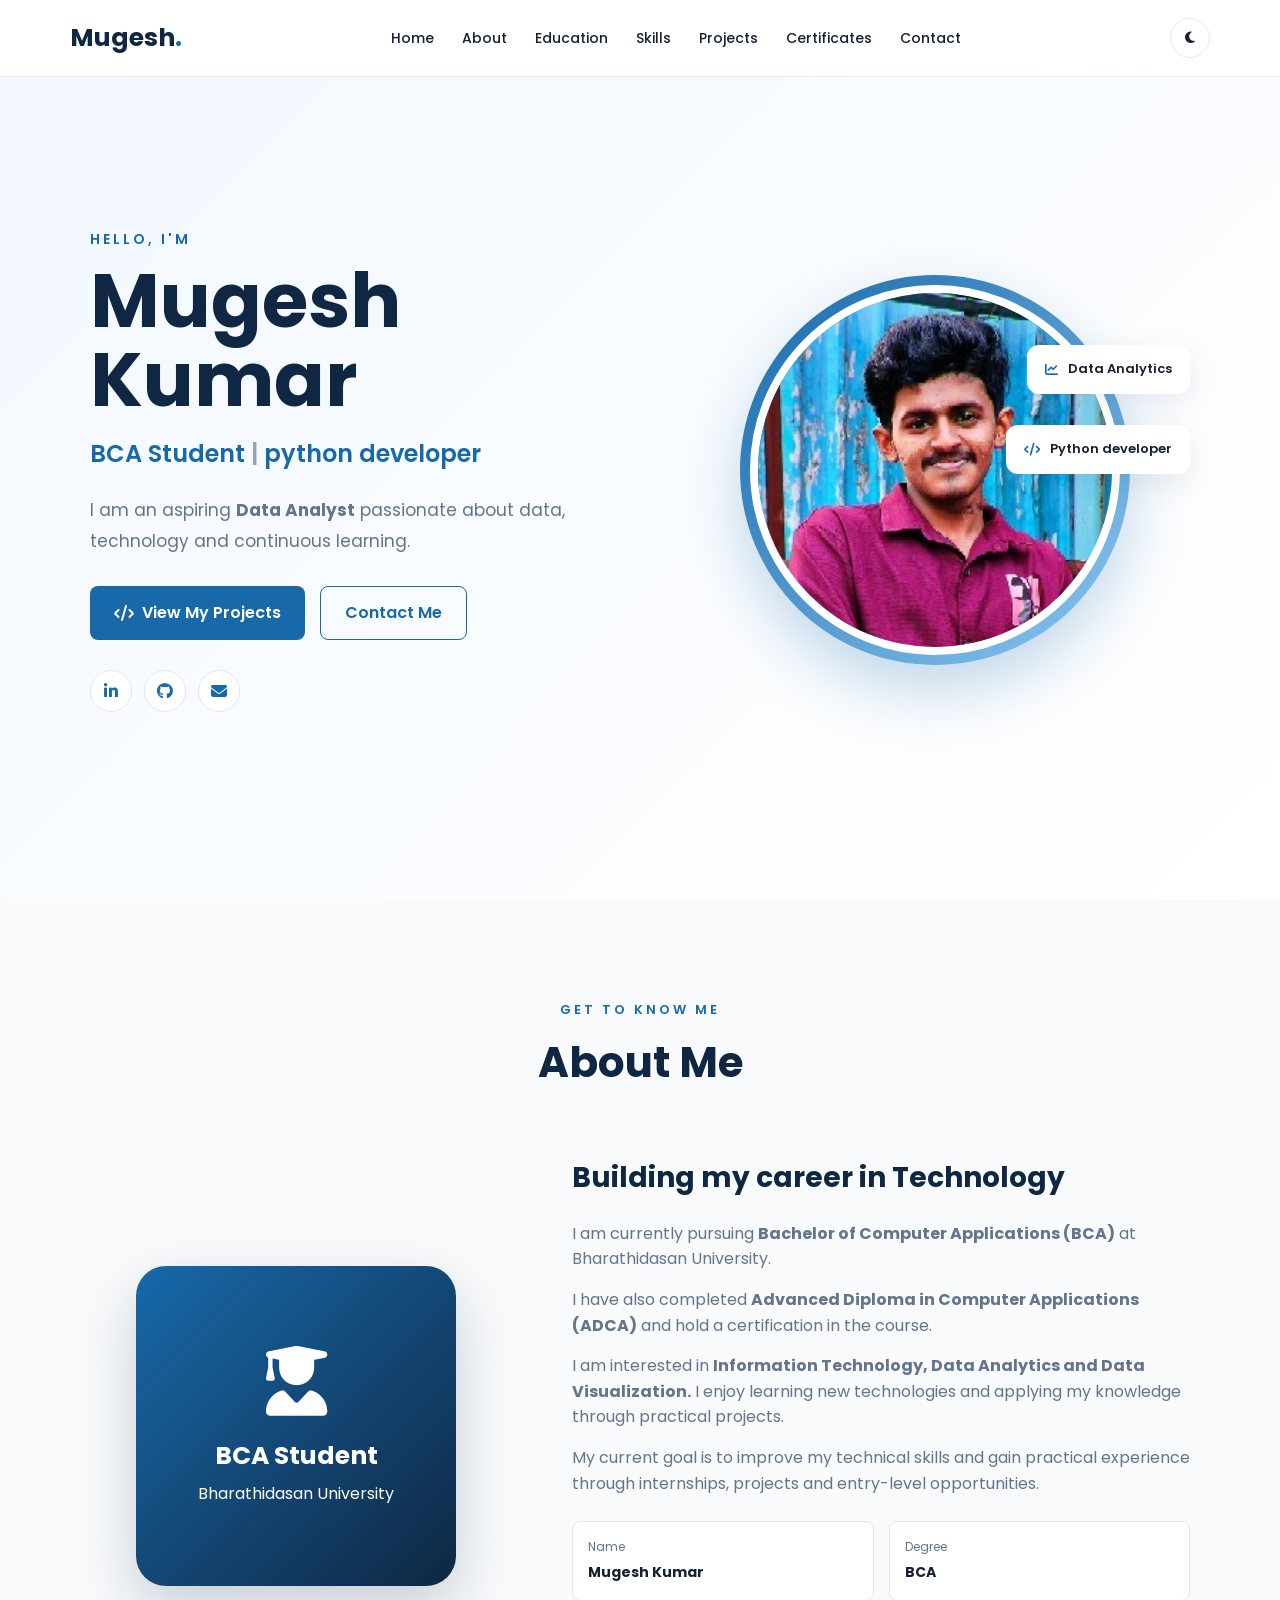
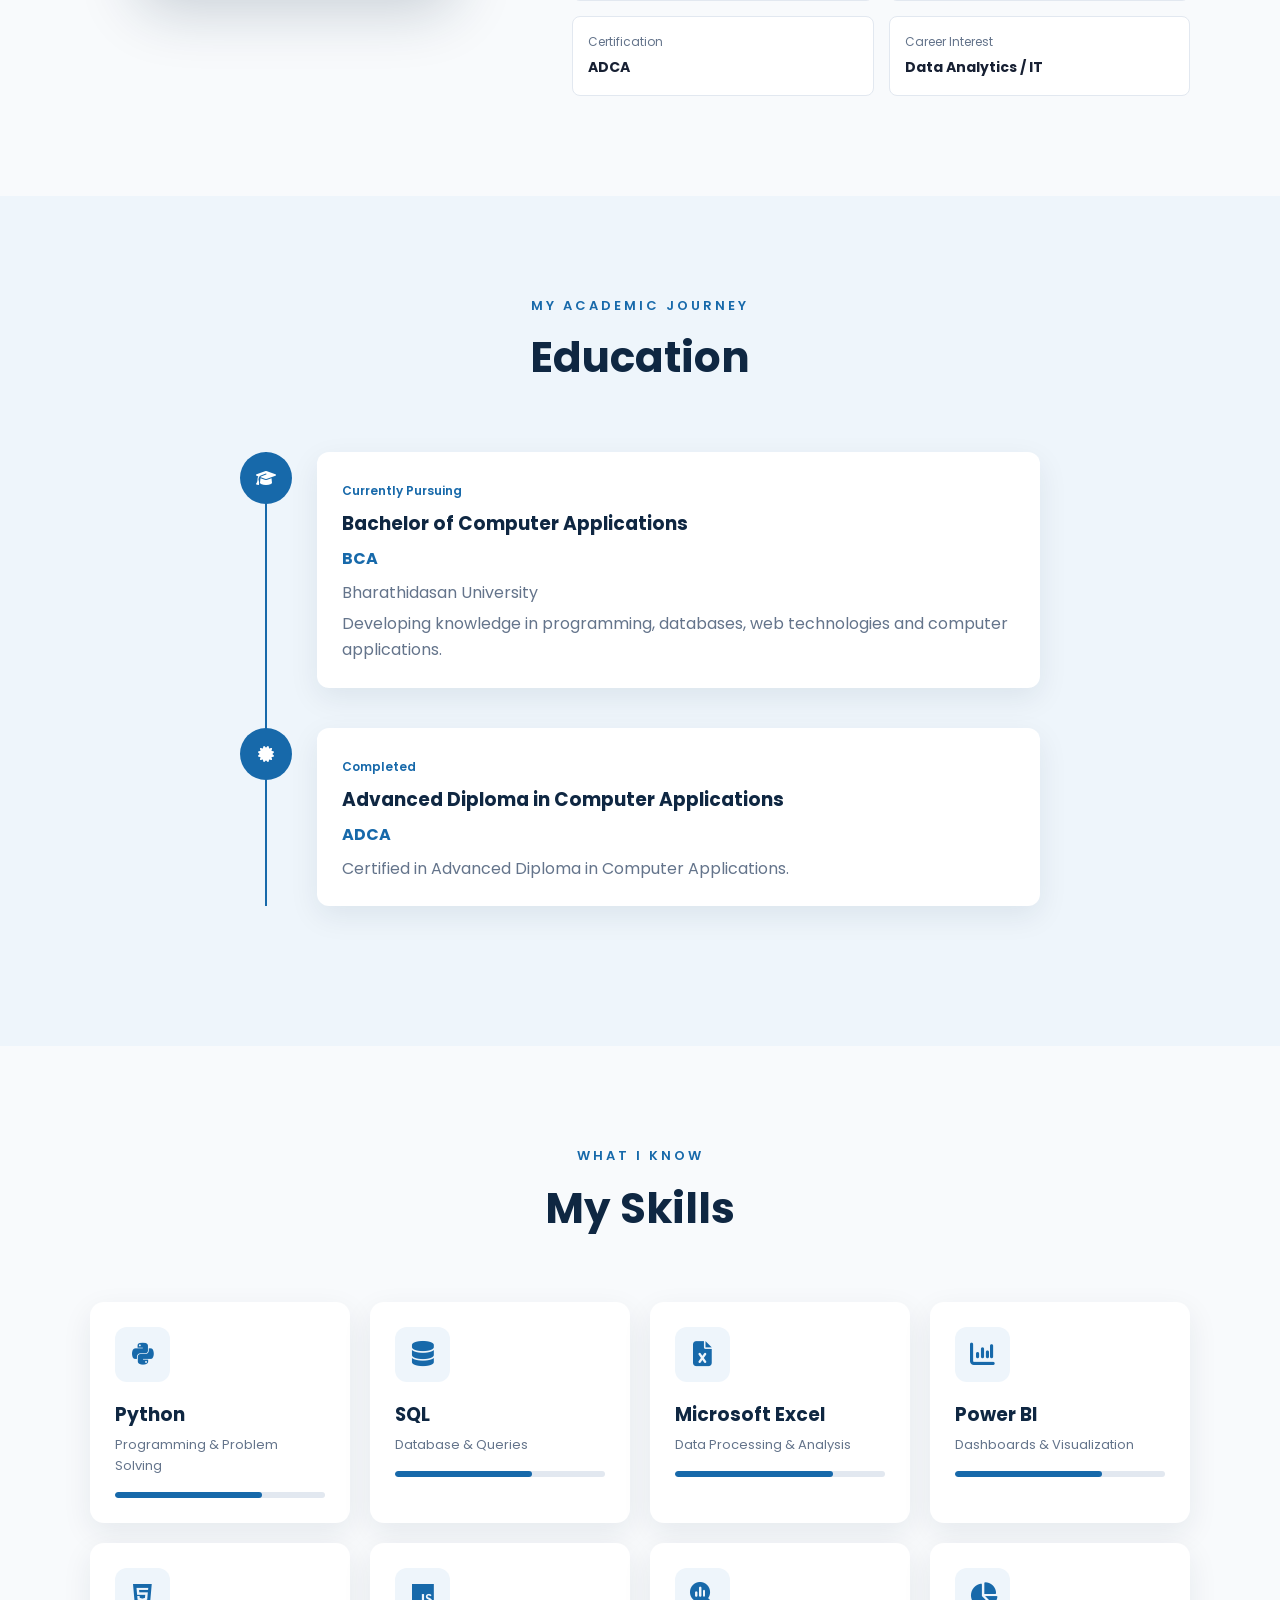
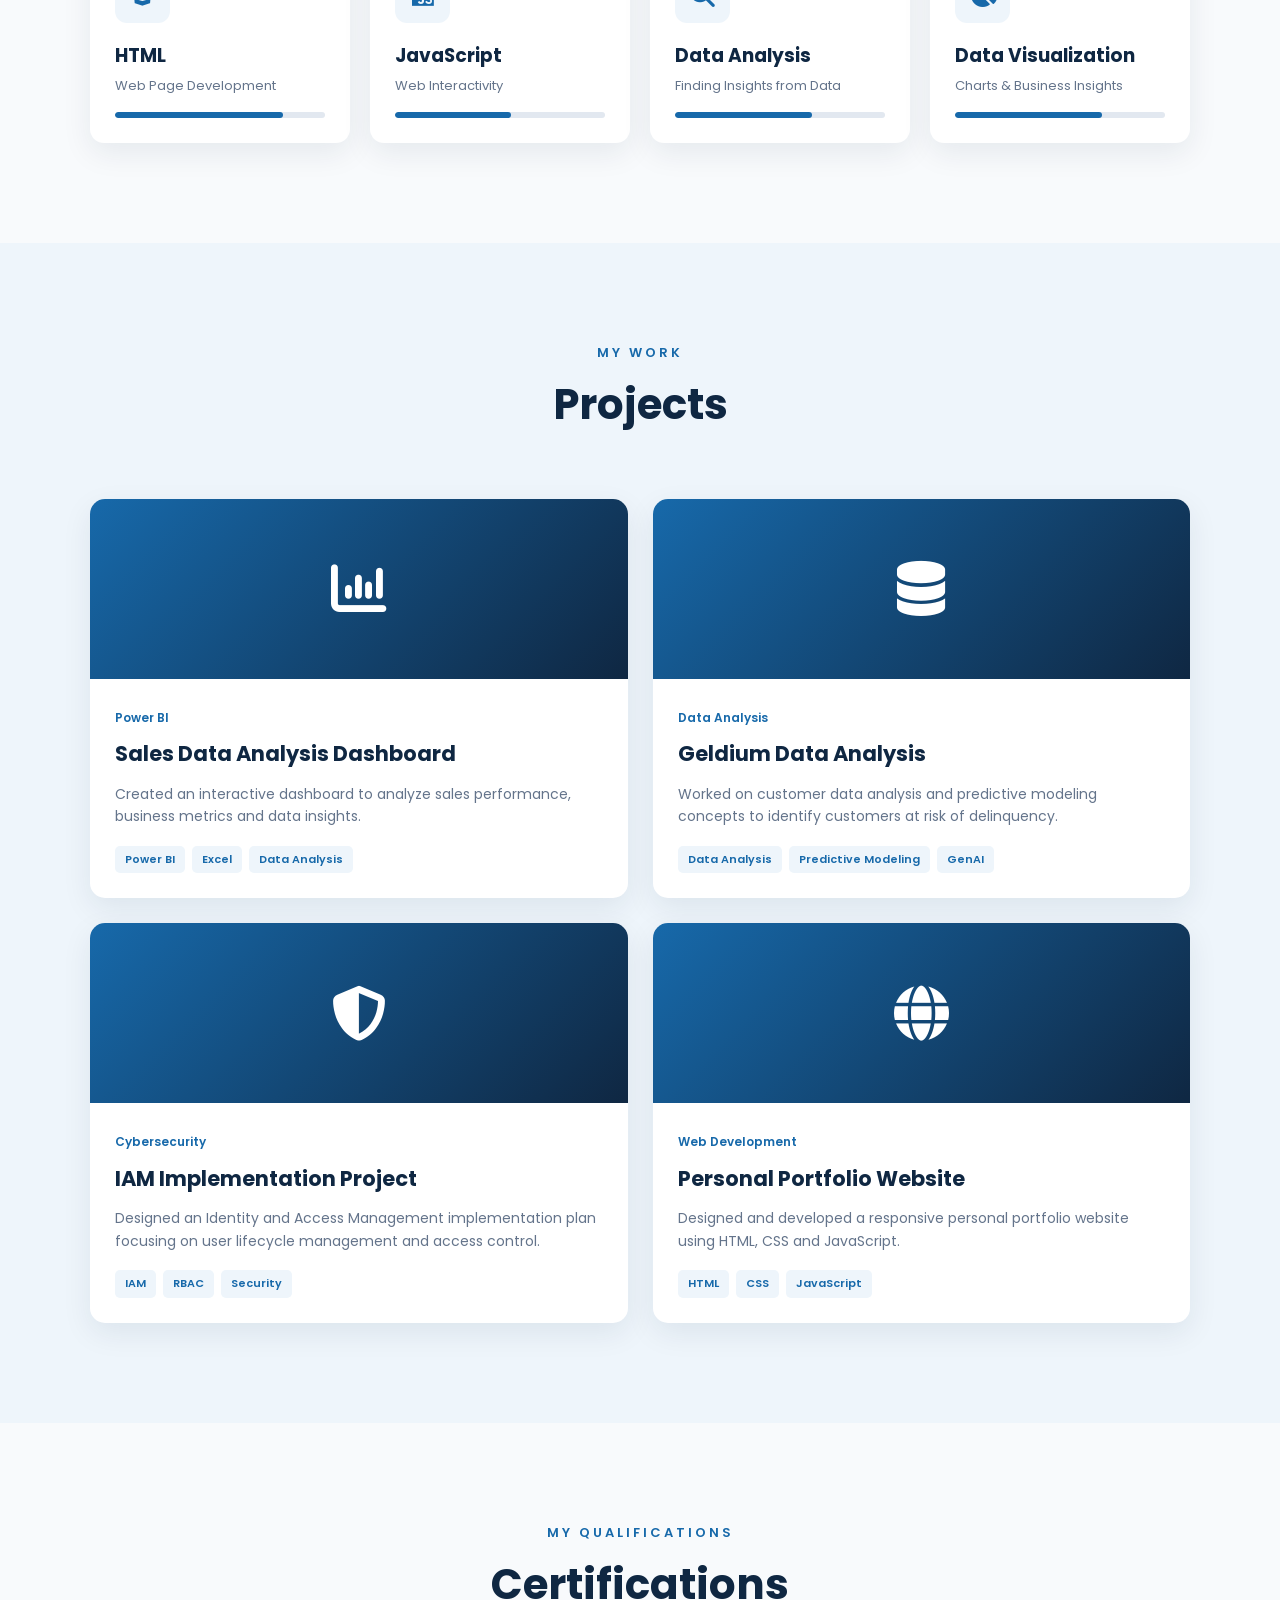
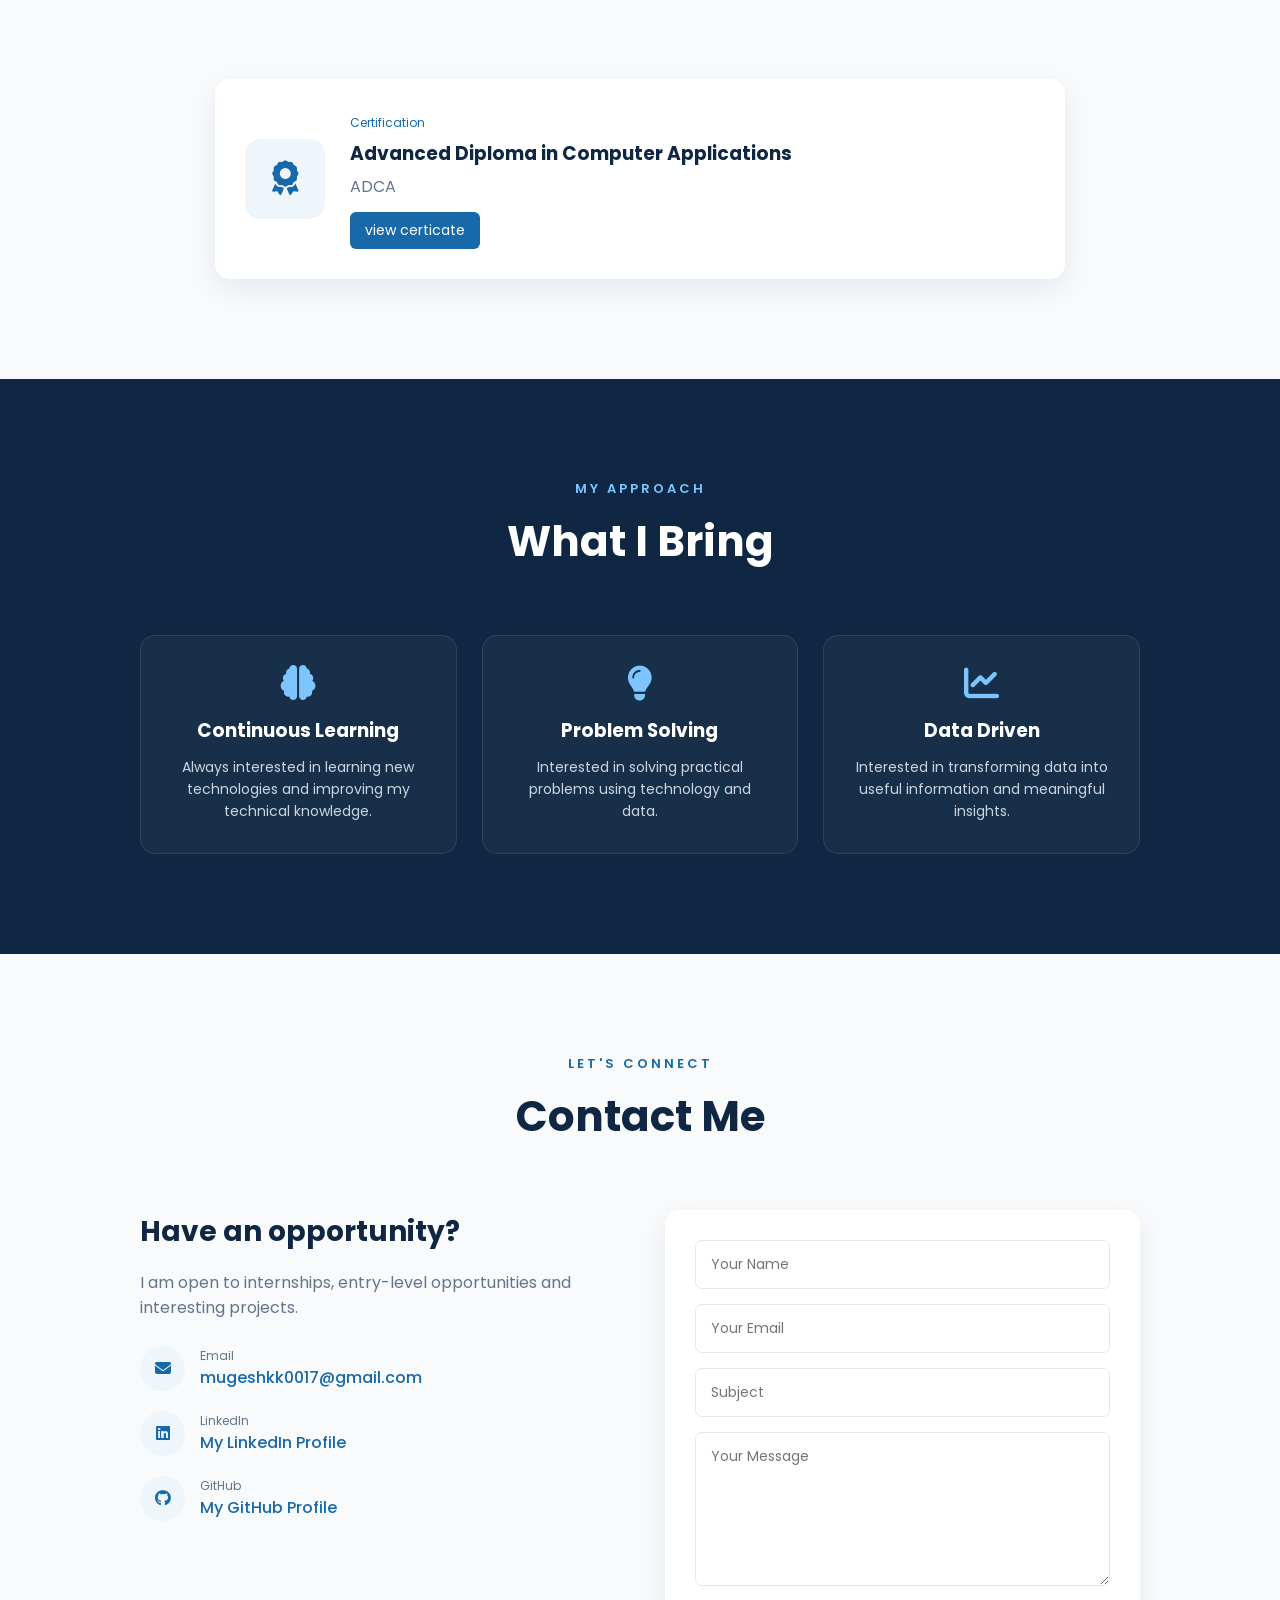
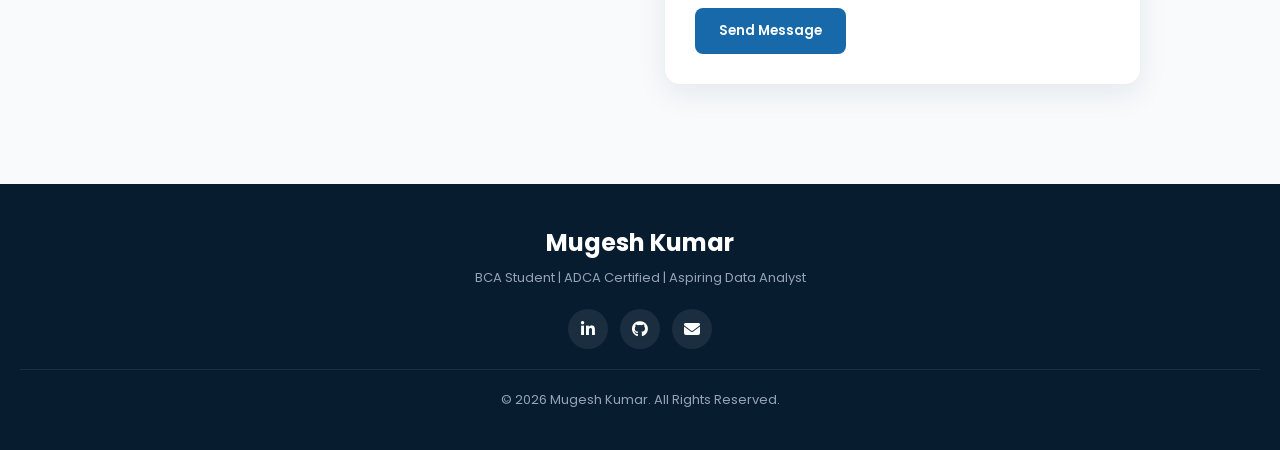
<file: index.html>
<!DOCTYPE html>
<html lang="en">

<head>
    <meta charset="UTF-8">

    <meta name="viewport"
        content="width=device-width, initial-scale=1.0">

    <meta name="description"
        content="Mugesh Kumar - BCA Student, Aspiring Data Analyst">

    <meta name="author"
        content="Mugesh Kumar">

    <title>Mugesh Kumar | Portfolio</title>

    <!-- Google Font -->
    <link rel="preconnect"
        href="https://fonts.googleapis.com">

    <link rel="preconnect"
        href="https://fonts.gstatic.com"
        crossorigin>

    <link href="https://fonts.googleapis.com/css2?family=Poppins:wght@300;400;500;600;700&display=swap"
        rel="stylesheet">

    <!-- Font Awesome -->
    <link rel="stylesheet"
        href="https://cdnjs.cloudflare.com/ajax/libs/font-awesome/6.5.2/css/all.min.css">

    <!-- CSS -->
    <link rel="stylesheet"
        href="style.css">
</head>

<body>

    <!-- ================= NAVBAR ================= -->

    <header class="header">

        <nav class="navbar">

            <a href="#home"
                class="logo">
                Mugesh<span>.</span>
            </a>

            <ul class="nav-links">

                <li>
                    <a href="#home">Home</a>
                </li>

                <li>
                    <a href="#about">About</a>
                </li>

                <li>
                    <a href="#education">Education</a>
                </li>

                <li>
                    <a href="#skills">Skills</a>
                </li>

                <li>
                    <a href="#projects">Projects</a>
                </li>

                <li>
                    <a href="#certificates">Certificates</a>
                </li>

                <li>
                    <a href="#contact">Contact</a>
                </li>

            </ul>

            <div class="nav-buttons">

                <button id="theme-toggle"
                    class="theme-btn">

                    <i class="fa-solid fa-moon"></i>

                </button>

                <button class="menu-btn"
                    id="menu-btn">

                    <i class="fa-solid fa-bars"></i>

                </button>

            </div>

        </nav>

    </header>


    <!-- ================= HOME ================= -->

    <main>

        <section id="home"
            class="hero">

            <div class="hero-container">

                <!-- LEFT -->

                <div class="hero-content">

                    <p class="small-title">
                        HELLO, I'M
                    </p>

                    <h1>
                        Mugesh Kumar
                    </h1>

                    <h2>
                        BCA Student
                        <span>|</span>
                        python developer
                    </h2>

                    <p class="hero-description">

                        I am an aspiring
                        <strong>Data Analyst</strong>
                        passionate about data,
                        technology and continuous learning.

                    </p>

                    <div class="hero-buttons">

                        <a href="#projects"
                            class="btn primary-btn">

                            <i class="fa-solid fa-code"></i>

                            View My Projects

                        </a>

                        <a href="#contact"
                            class="btn secondary-btn">

                            Contact Me

                        </a>

                    </div>

                    <!-- SOCIAL -->

                    <div class="social-links">

                        <a href="https://www.linkedin.com/in/mugeshkumar2007/"
                            title="LinkedIn">

                            <i class="fa-brands fa-linkedin-in"></i>

                        </a>

                        <a href="#"
                            title="GitHub">

                            <i class="fa-brands fa-github"></i>

                        </a>

                        <a href="mailto:mugeshkk0017@gmail.com"
                            title="Email">

                            <i class="fa-solid fa-envelope"></i>

                        </a>

                    </div>

                </div>


                <!-- RIGHT -->

                <div class="hero-image">

                    <div class="image-circle">

                        <img src="profile.jpg"
                            alt="Mugesh Kumar">

                    </div>

                    <div class="floating-card card-one">

                        <i class="fa-solid fa-chart-line"></i>

                        <span>
                            Data Analytics
                        </span>

                    </div>

                    <div class="floating-card card-two">

                        <i class="fa-solid fa-code"></i>

                        <span>
                            Python developer
                        </span>
                        

                    </div>

                </div>

            </div>

        </section>


        <!-- ================= ABOUT ================= -->

        <section id="about"
            class="section">

            <div class="section-heading">

                <p>
                    GET TO KNOW ME
                </p>

                <h2>
                    About Me
                </h2>

            </div>

            <div class="about-container">

                <div class="about-image">

                    <div class="about-box">

                        <i class="fa-solid fa-user-graduate"></i>

                        <h3>
                            BCA Student
                        </h3>

                        <p>
                            Bharathidasan University
                        </p>

                    </div>

                </div>


                <div class="about-content">

                    <h3>
                        Building my career in Technology
                    </h3>

                    <p>

                        I am currently pursuing
                        <strong>Bachelor of Computer Applications (BCA)</strong>
                        at Bharathidasan University.

                    </p>

                    <p>

                        I have also completed
                        <strong>Advanced Diploma in Computer Applications (ADCA)</strong>
                        and hold a certification in the course.

                    </p>

                    <p>

                        I am interested in
                        <strong>Information Technology,
                        Data Analytics and Data Visualization.</strong>

                        I enjoy learning new technologies
                        and applying my knowledge through
                        practical projects.

                    </p>

                    <p>

                        My current goal is to improve my
                        technical skills and gain practical
                        experience through internships,
                        projects and entry-level opportunities.

                    </p>

                    <div class="about-info">

                        <div>
                            <span>Name</span>
                            <strong>Mugesh Kumar</strong>
                        </div>

                        <div>
                            <span>Degree</span>
                            <strong>BCA</strong>
                        </div>

                        <div>
                            <span>Certification</span>
                            <strong>ADCA</strong>
                        </div>

                        <div>
                            <span>Career Interest</span>
                            <strong>Data Analytics / IT</strong>
                        </div>

                    </div>

                </div>

            </div>

        </section>


        <!-- ================= EDUCATION ================= -->

        <section id="education"
            class="section alternate">

            <div class="section-heading">

                <p>
                    MY ACADEMIC JOURNEY
                </p>

                <h2>
                    Education
                </h2>

            </div>

            <div class="timeline">

                <div class="timeline-item">

                    <div class="timeline-icon">

                        <i class="fa-solid fa-graduation-cap"></i>

                    </div>

                    <div class="timeline-content">

                        <span>
                            Currently Pursuing
                        </span>

                        <h3>
                            Bachelor of Computer Applications
                        </h3>

                        <h4>
                            BCA
                        </h4>

                        <p>
                            Bharathidasan University
                        </p>

                        <p>
                            Developing knowledge in
                            programming, databases,
                            web technologies and
                            computer applications.
                        </p>

                    </div>

                </div>


                <div class="timeline-item">

                    <div class="timeline-icon">

                        <i class="fa-solid fa-certificate"></i>

                    </div>

                    <div class="timeline-content">

                        <span>
                            Completed
                        </span>

                        <h3>
                            Advanced Diploma in
                            Computer Applications
                        </h3>

                        <h4>
                            ADCA
                        </h4>

                        <p>
                            Certified in Advanced Diploma
                            in Computer Applications.
                        </p>

                    </div>

                </div>

            </div>

        </section>


        <!-- ================= SKILLS ================= -->

        <section id="skills"
            class="section">

            <div class="section-heading">

                <p>
                    WHAT I KNOW
                </p>

                <h2>
                    My Skills
                </h2>

            </div>

            <div class="skills-grid">

                <!-- Python -->

                <div class="skill-card">

                    <div class="skill-icon python">
                        <i class="fa-brands fa-python"></i>
                    </div>

                    <h3>
                        Python
                    </h3>

                    <p>
                        Programming & Problem Solving
                    </p>

                    <div class="skill-bar">
                        <span style="width:70%"></span>
                    </div>

                </div>


                <!-- SQL -->

                <div class="skill-card">

                    <div class="skill-icon sql">
                        <i class="fa-solid fa-database"></i>
                    </div>

                    <h3>
                        SQL
                    </h3>

                    <p>
                        Database & Queries
                    </p>

                    <div class="skill-bar">
                        <span style="width:65%"></span>
                    </div>

                </div>


                <!-- Excel -->

                <div class="skill-card">

                    <div class="skill-icon excel">
                        <i class="fa-solid fa-file-excel"></i>
                    </div>

                    <h3>
                        Microsoft Excel
                    </h3>

                    <p>
                        Data Processing & Analysis
                    </p>

                    <div class="skill-bar">
                        <span style="width:75%"></span>
                    </div>

                </div>


                <!-- Power BI -->

                <div class="skill-card">

                    <div class="skill-icon powerbi">
                        <i class="fa-solid fa-chart-column"></i>
                    </div>

                    <h3>
                        Power BI
                    </h3>

                    <p>
                        Dashboards & Visualization
                    </p>

                    <div class="skill-bar">
                        <span style="width:70%"></span>
                    </div>

                </div>


                <!-- HTML -->

                <div class="skill-card">

                    <div class="skill-icon html">
                        <i class="fa-brands fa-html5"></i>
                    </div>

                    <h3>
                        HTML
                    </h3>

                    <p>
                        Web Page Development
                    </p>

                    <div class="skill-bar">
                        <span style="width:80%"></span>
                    </div>

                </div>


                <!-- JavaScript -->

                <div class="skill-card">

                    <div class="skill-icon js">
                        <i class="fa-brands fa-js"></i>
                    </div>

                    <h3>
                        JavaScript
                    </h3>

                    <p>
                        Web Interactivity
                    </p>

                    <div class="skill-bar">
                        <span style="width:55%"></span>
                    </div>

                </div>


                <!-- Data Analysis -->

                <div class="skill-card">

                    <div class="skill-icon data">
                        <i class="fa-solid fa-magnifying-glass-chart"></i>
                    </div>

                    <h3>
                        Data Analysis
                    </h3>

                    <p>
                        Finding Insights from Data
                    </p>

                    <div class="skill-bar">
                        <span style="width:65%"></span>
                    </div>

                </div>


                <!-- Data Visualization -->

                <div class="skill-card">

                    <div class="skill-icon visualization">
                        <i class="fa-solid fa-chart-pie"></i>
                    </div>

                    <h3>
                        Data Visualization
                    </h3>

                    <p>
                        Charts & Business Insights
                    </p>

                    <div class="skill-bar">
                        <span style="width:70%"></span>
                    </div>

                </div>

            </div>

        </section>


        <!-- ================= PROJECTS ================= -->

        <section id="projects"
            class="section alternate">

            <div class="section-heading">

                <p>
                    MY WORK
                </p>

                <h2>
                    Projects
                </h2>

            </div>

            <div class="projects-grid">


                <!-- PROJECT 1 -->

                <div class="project-card">

                    <div class="project-image powerbi-project">

                        <i class="fa-solid fa-chart-column"></i>

                    </div>

                    <div class="project-content">

                        <span class="project-tag">
                            Power BI
                        </span>

                        <h3>
                            Sales Data Analysis Dashboard
                        </h3>

                        <p>

                            Created an interactive dashboard
                            to analyze sales performance,
                            business metrics and data insights.

                        </p>

                        <div class="project-tools">

                            <span>Power BI</span>
                            <span>Excel</span>
                            <span>Data Analysis</span>

                        </div>

                    </div>

                </div>


                <!-- PROJECT 2 -->

                <div class="project-card">

                    <div class="project-image data-project">

                        <i class="fa-solid fa-database"></i>

                    </div>

                    <div class="project-content">

                        <span class="project-tag">
                            Data Analysis
                        </span>

                        <h3>
                            Geldium Data Analysis
                        </h3>

                        <p>

                            Worked on customer data analysis
                            and predictive modeling concepts
                            to identify customers at risk
                            of delinquency.

                        </p>

                        <div class="project-tools">

                            <span>Data Analysis</span>
                            <span>Predictive Modeling</span>
                            <span>GenAI</span>

                        </div>

                    </div>

                </div>


                <!-- PROJECT 3 -->

                <div class="project-card">

                    <div class="project-image iam-project">

                        <i class="fa-solid fa-shield-halved"></i>

                    </div>

                    <div class="project-content">

                        <span class="project-tag">
                            Cybersecurity
                        </span>

                        <h3>
                            IAM Implementation Project
                        </h3>

                        <p>

                            Designed an Identity and Access
                            Management implementation plan
                            focusing on user lifecycle
                            management and access control.

                        </p>

                        <div class="project-tools">

                            <span>IAM</span>
                            <span>RBAC</span>
                            <span>Security</span>

                        </div>

                    </div>

                </div>


                <!-- PROJECT 4 -->

                <div class="project-card">

                    <div class="project-image web-project">

                        <i class="fa-solid fa-globe"></i>

                    </div>

                    <div class="project-content">

                        <span class="project-tag">
                            Web Development
                        </span>

                        <h3>
                            Personal Portfolio Website
                        </h3>

                        <p>

                            Designed and developed a
                            responsive personal portfolio
                            website using HTML, CSS and
                            JavaScript.

                        </p>

                        <div class="project-tools">

                            <span>HTML</span>
                            <span>CSS</span>
                            <span>JavaScript</span>

                        </div>

                    </div>

                </div>

            </div>

        </section>


        <!-- ================= CERTIFICATES ================= -->

        <section id="certificates"
            class="section">

            <div class="section-heading">

                <p>
                    MY QUALIFICATIONS
                </p>

                <h2>
                    Certifications
                </h2>

            </div>

            <div class="certificate-grid">

                <div class="certificate-card">

                    <div class="certificate-icon">

                        <i class="fa-solid fa-award"></i>

                    </div>

                    <div>

                        <span>
                            Certification
                        </span>

                        <h3>
                            Advanced Diploma in
                            Computer Applications
                        </h3>

                        <p>
                            ADCA
                        </p>

                        <button class="view-certificate"
                            onclick="window.open('certificate.jpg','_blank')">
                            view certicate
                        </button>

                    </div>

                </div>

            </div>

        </section>


        <!-- ================= WHY ME ================= -->

        <section class="why-section">

            <div class="section-heading">

                <p>
                    MY APPROACH
                </p>

                <h2>
                    What I Bring
                </h2>

            </div>

            <div class="why-grid">

                <div class="why-card">

                    <i class="fa-solid fa-brain"></i>

                    <h3>
                        Continuous Learning
                    </h3>

                    <p>
                        Always interested in learning
                        new technologies and improving
                        my technical knowledge.
                    </p>

                </div>


                <div class="why-card">

                    <i class="fa-solid fa-lightbulb"></i>

                    <h3>
                        Problem Solving
                    </h3>

                    <p>
                        Interested in solving practical
                        problems using technology
                        and data.
                    </p>

                </div>


                <div class="why-card">

                    <i class="fa-solid fa-chart-line"></i>

                    <h3>
                        Data Driven
                    </h3>

                    <p>
                        Interested in transforming data
                        into useful information and
                        meaningful insights.
                    </p>

                </div>

            </div>

        </section>


        <!-- ================= CONTACT ================= -->

        <section id="contact"
            class="section contact-section">

            <div class="section-heading">

                <p>
                    LET'S CONNECT
                </p>

                <h2>
                    Contact Me
                </h2>

            </div>

            <div class="contact-container">

                <div class="contact-info">

                    <h3>
                        Have an opportunity?
                    </h3>

                    <p>

                        I am open to internships,
                        entry-level opportunities
                        and interesting projects.

                    </p>

                    <div class="contact-item">

                        <i class="fa-solid fa-envelope"></i>

                        <div>

                            <span>
                                Email
                            </span>

                            <a href="mailto:mugeshkk0017@gmail.com">
                                mugeshkk0017@gmail.com
                            </a>

                        </div>

                    </div>


                    <div class="contact-item">

                        <i class="fa-brands fa-linkedin"></i>

                        <div>

                            <span>
                                LinkedIn
                            </span>

                            <a href="https://www.linkedin.com/in/mugeshkumar2007/"
                                target="_blank">

                                My LinkedIn Profile

                            </a>

                        </div>

                    </div>


                    <div class="contact-item">

                        <i class="fa-brands fa-github"></i>

                        <div>

                            <span>
                                GitHub
                            </span>

                            <a href="https://github.com/mugeshkumar0017"
                                target="_blank">

                                My GitHub Profile

                            </a>

                        </div>

                    </div>

                </div>


                <!-- CONTACT FORM -->

                <form id="contact-form"
                    class="contact-form" action="https://api.web3forms.com/submit" 
                    method="POST">
                    <input type="hidden" name="access_key" value="62ba8311-d8d3-4814-ba17-90b84cb40826">
                    <input type="text"
                        id="name" name="name"
                        placeholder="Your Name"
                        required>

                    <input type="email"
                        id="email" name="email"
                        placeholder="Your Email"
                        required>

                    <input type="text"
                        id="subject" name="subject"
                        placeholder="Subject"
                        required>

                    <textarea id="message" name="message"
                        rows="6"
                        placeholder="Your Message"
                        required></textarea>

                    <button type="submit"
                        class="btn primary-btn">

                        Send Message

                    </button>

                </form>

            </div>

        </section>

    </main>


    <!-- ================= FOOTER ================= -->

    <footer>

        <div class="footer-content">

            <h2>
                Mugesh Kumar
            </h2>

            <p>
                BCA Student | ADCA Certified |
                Aspiring Data Analyst
            </p>

            <div class="footer-social">

                <a href="https://www.linkedin.com/in/mugeshkumar2007/">
                    <i class="fa-brands fa-linkedin-in"></i>
                </a>

                <a href="https://github.com/mugeshkumar0017">
                    <i class="fa-brands fa-github"></i>
                </a>

                <a href="mailto:mugeshkk0017@gmail.com">
                    <i class="fa-solid fa-envelope"></i>
                </a>

            </div>

            <p class="copyright">
                © 2026 Mugesh Kumar. All Rights Reserved.
            </p>

        </div>

    </footer>


    <!-- BACK TO TOP -->

    <button id="back-top">

        <i class="fa-solid fa-arrow-up"></i>

    </button>


    <!-- JAVASCRIPT -->

    <script src="script.js"></script>

</body>

</html>
</file>
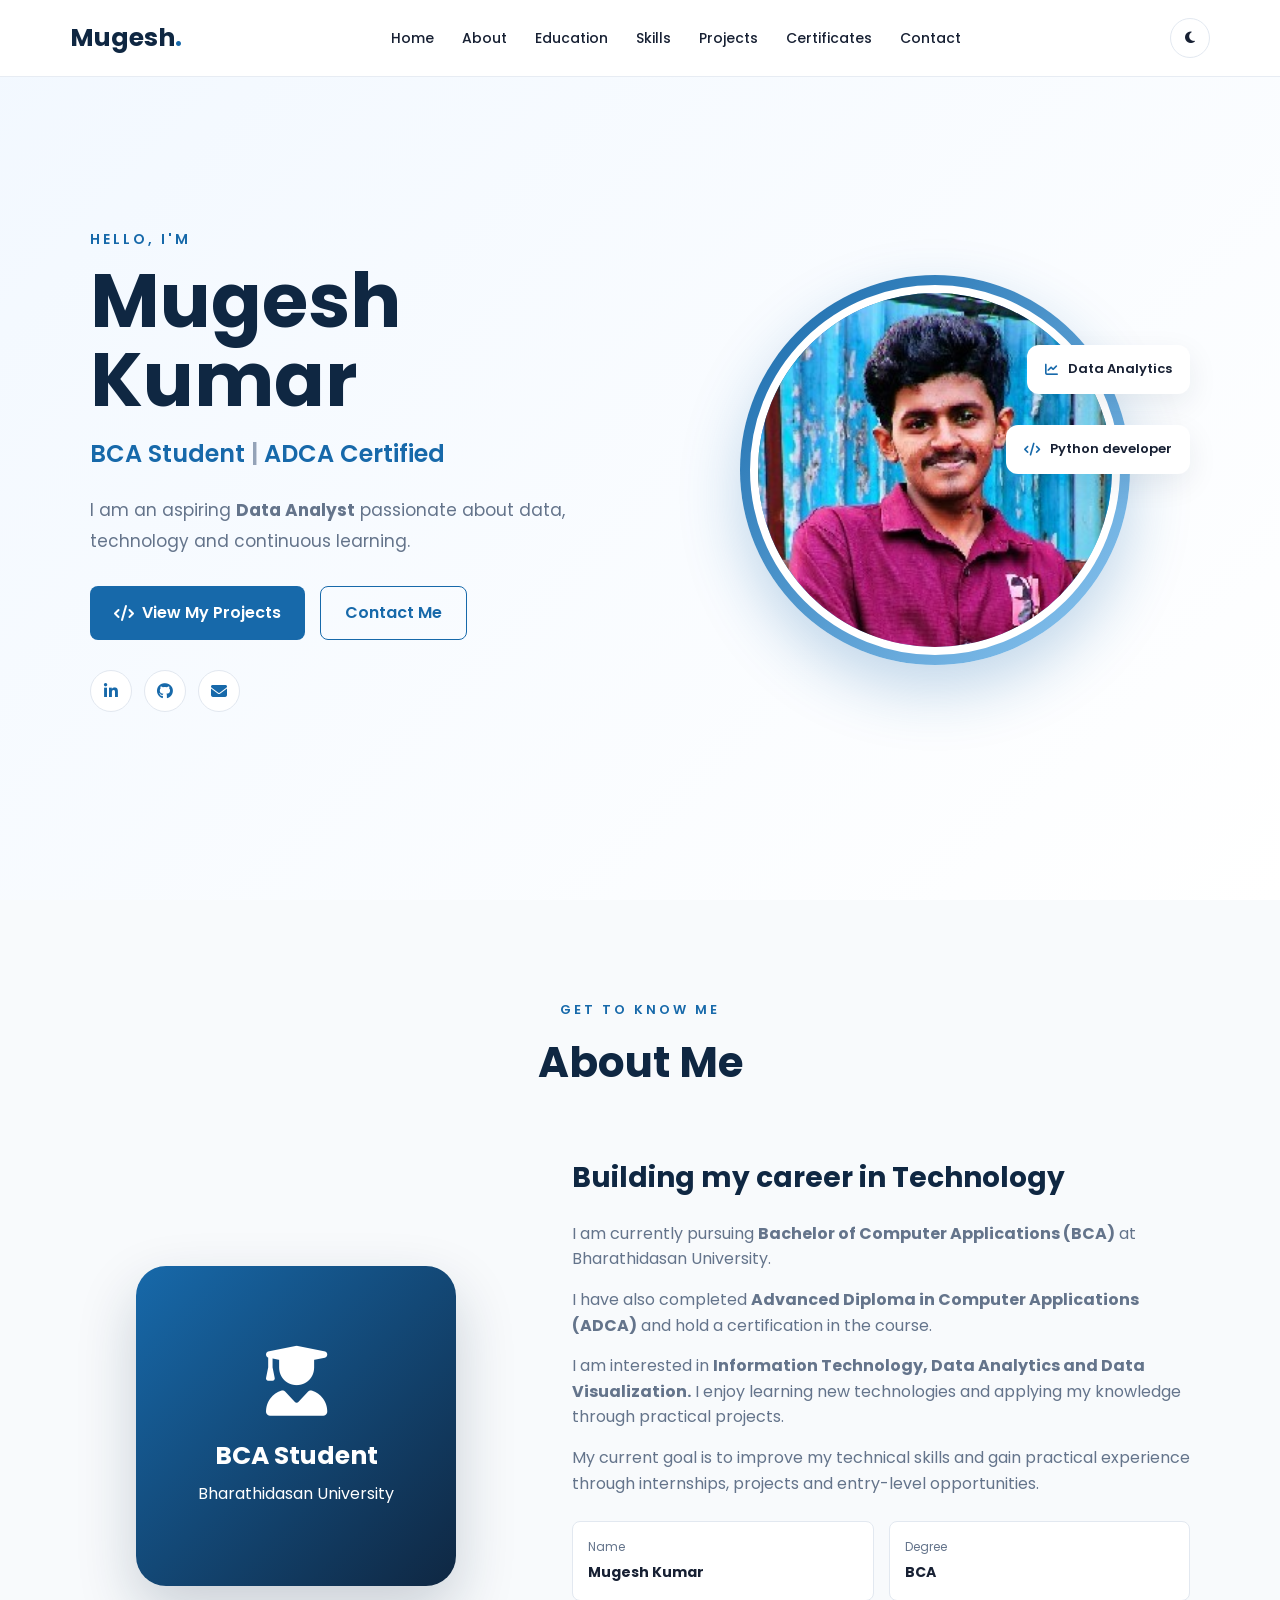
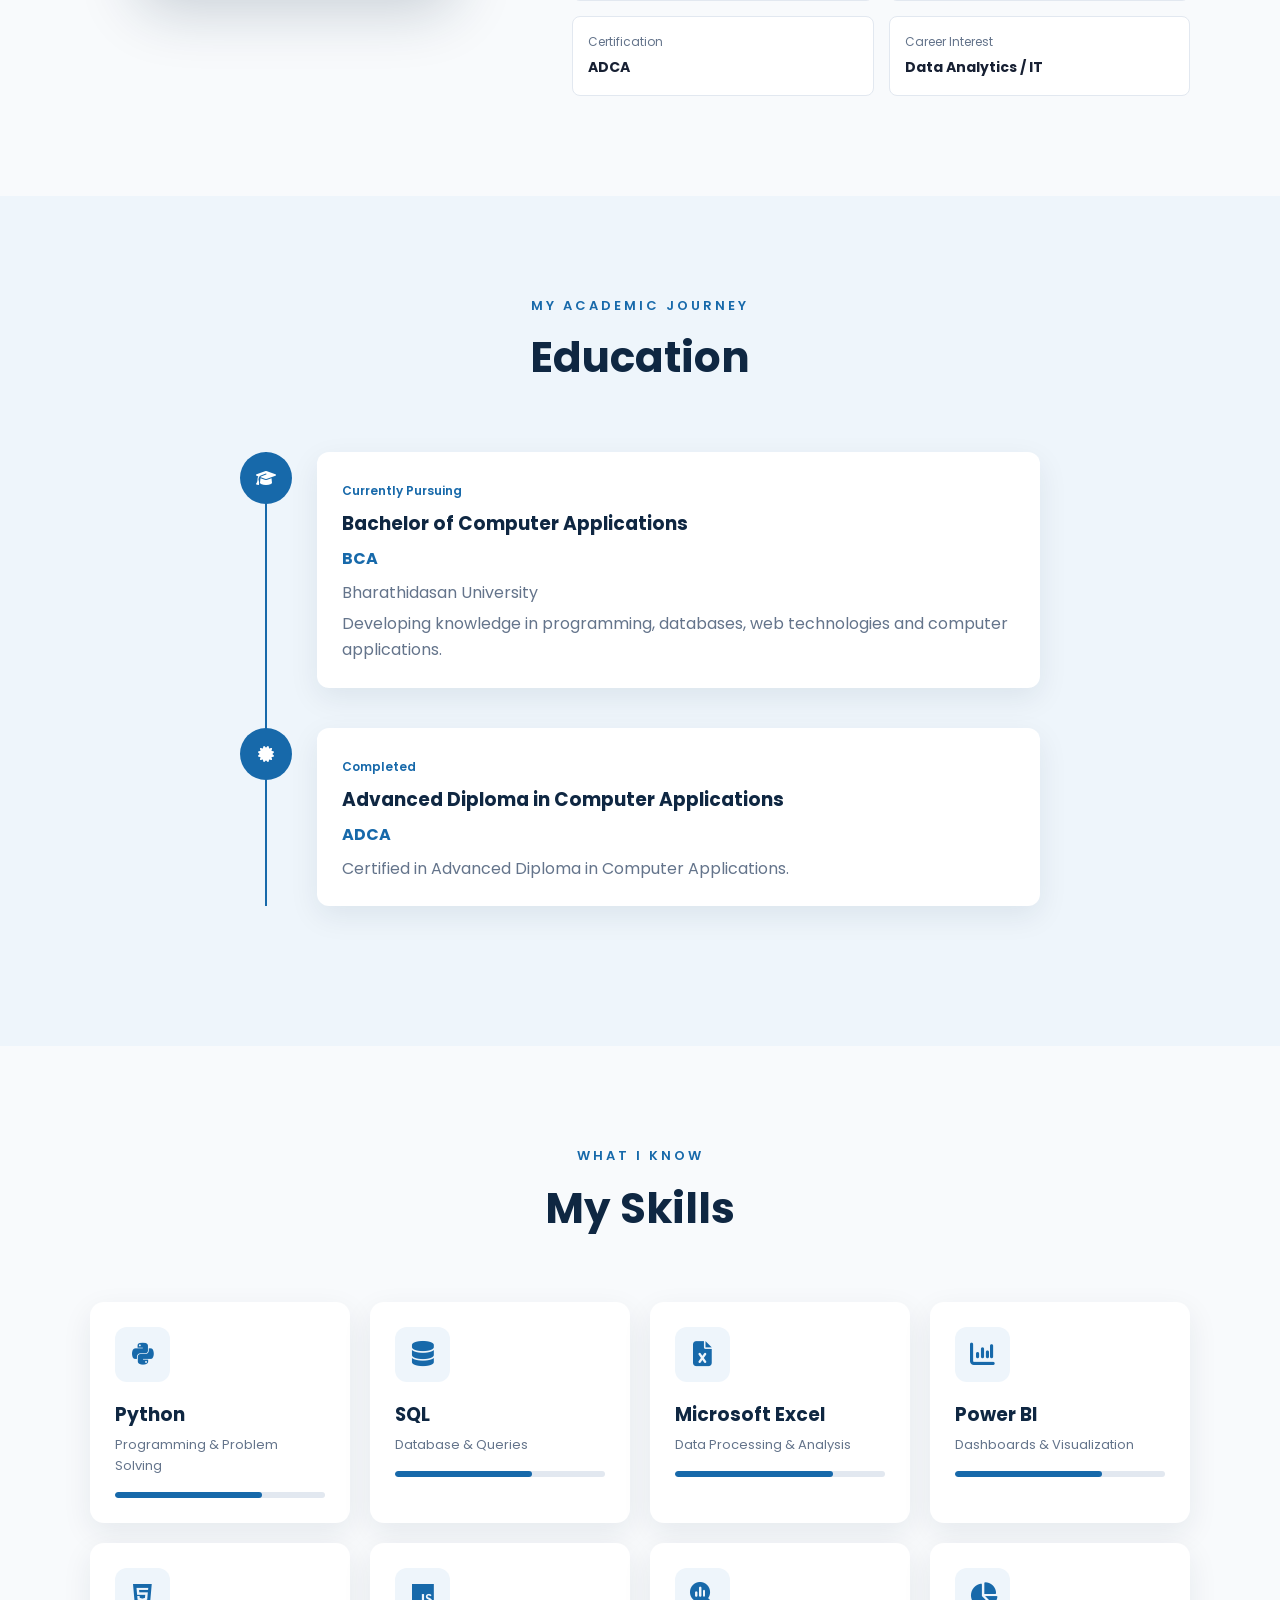
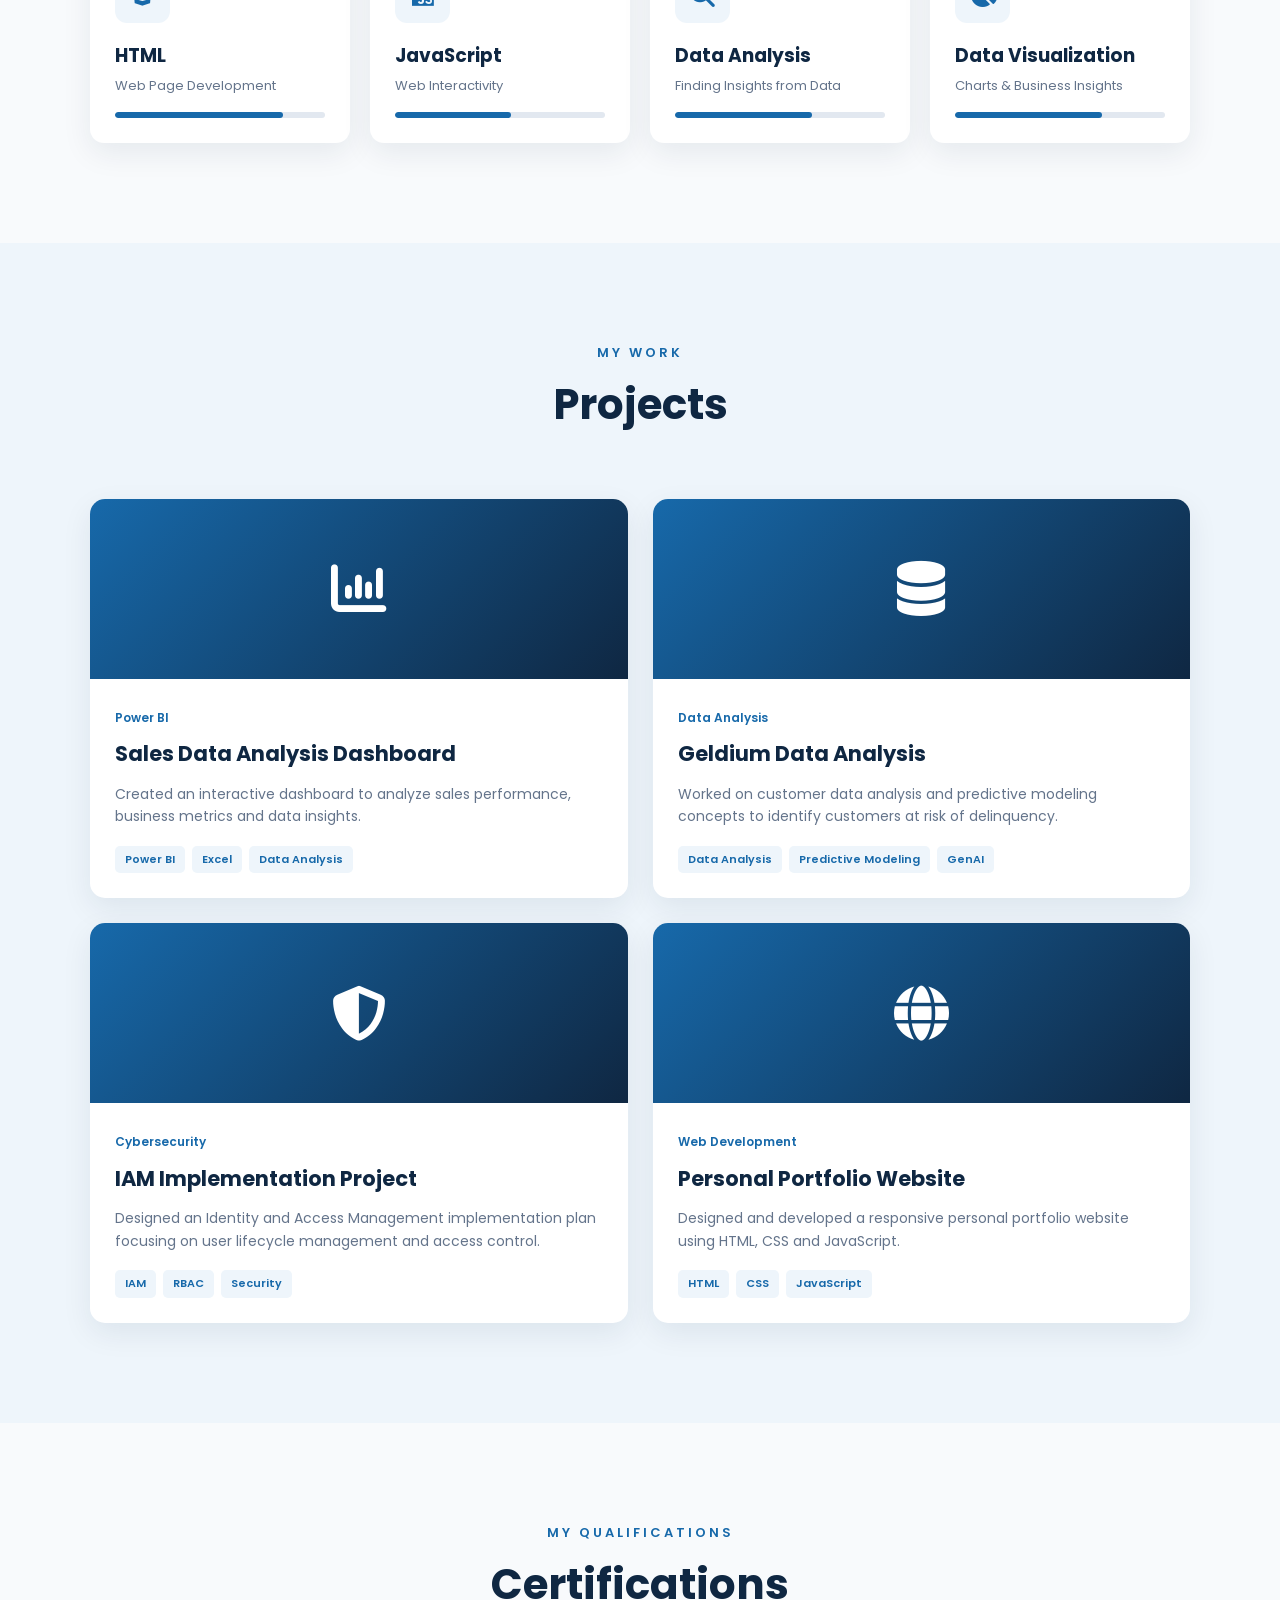
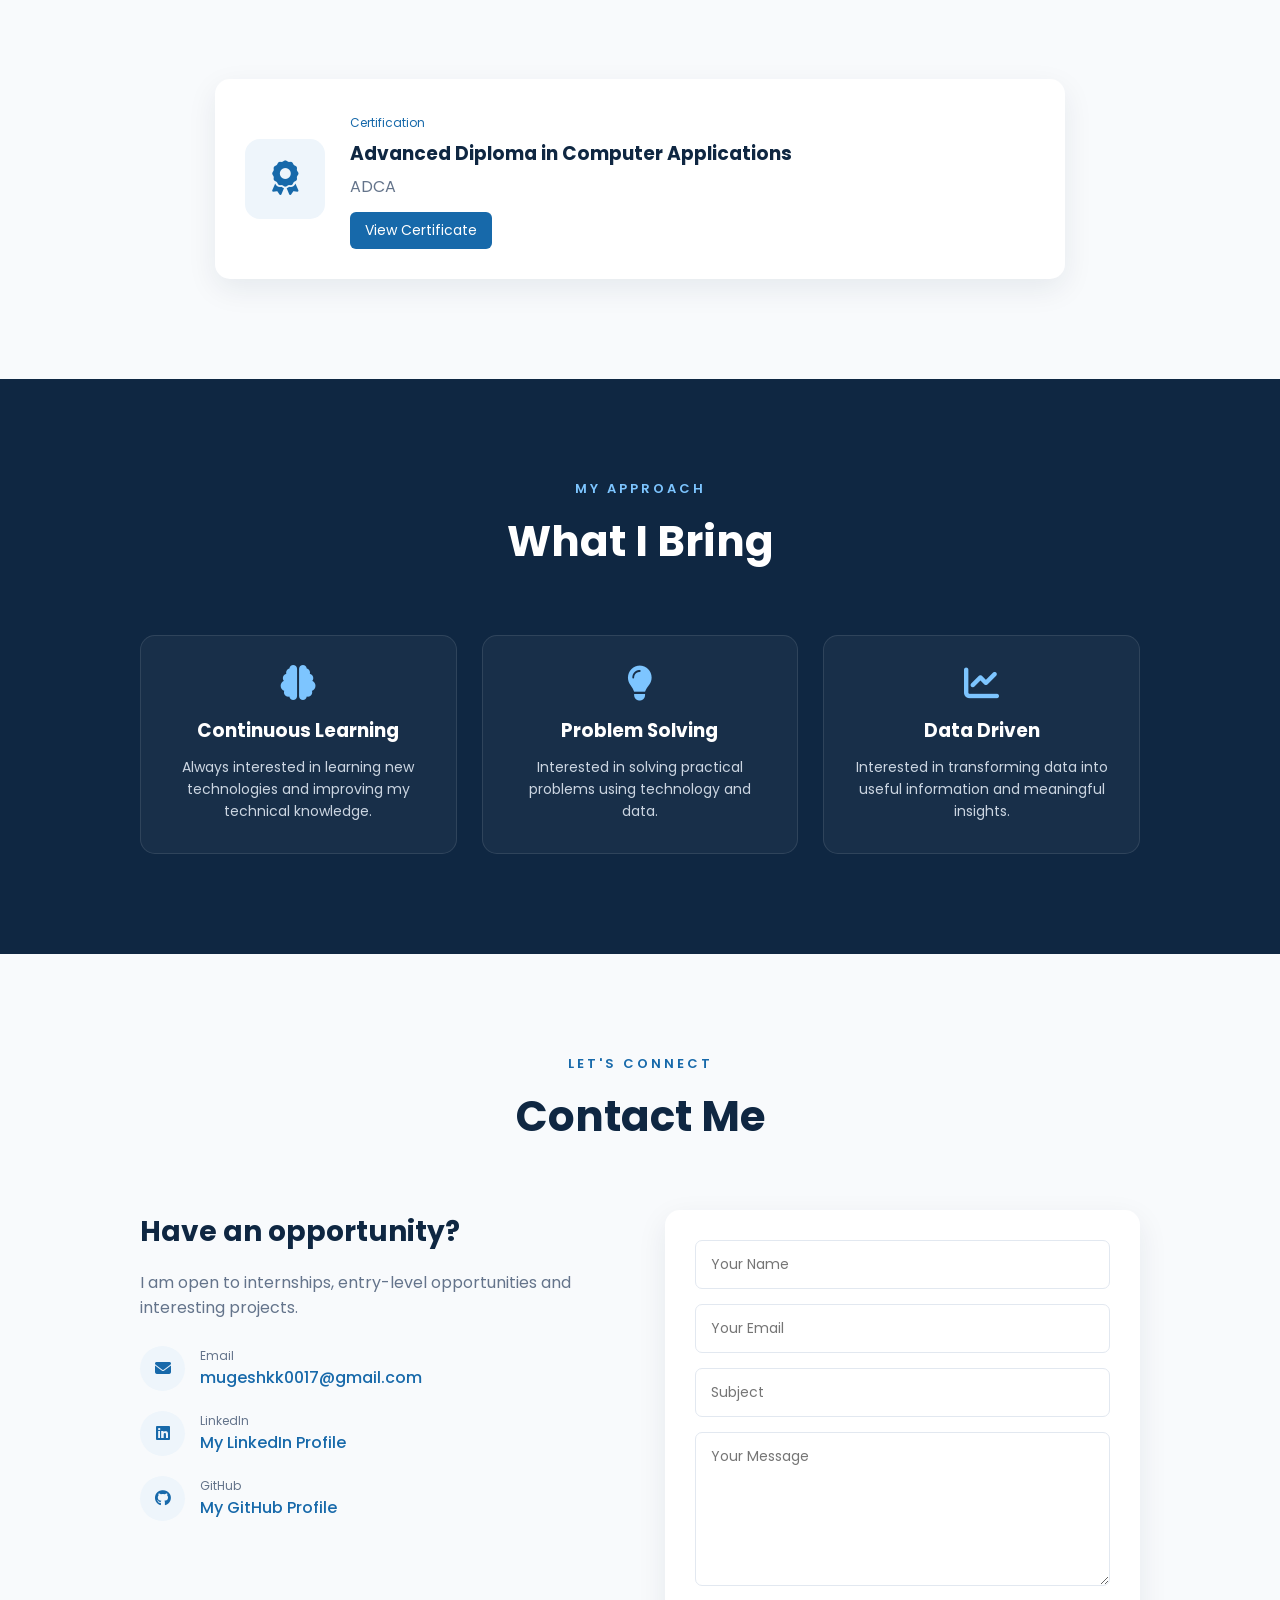
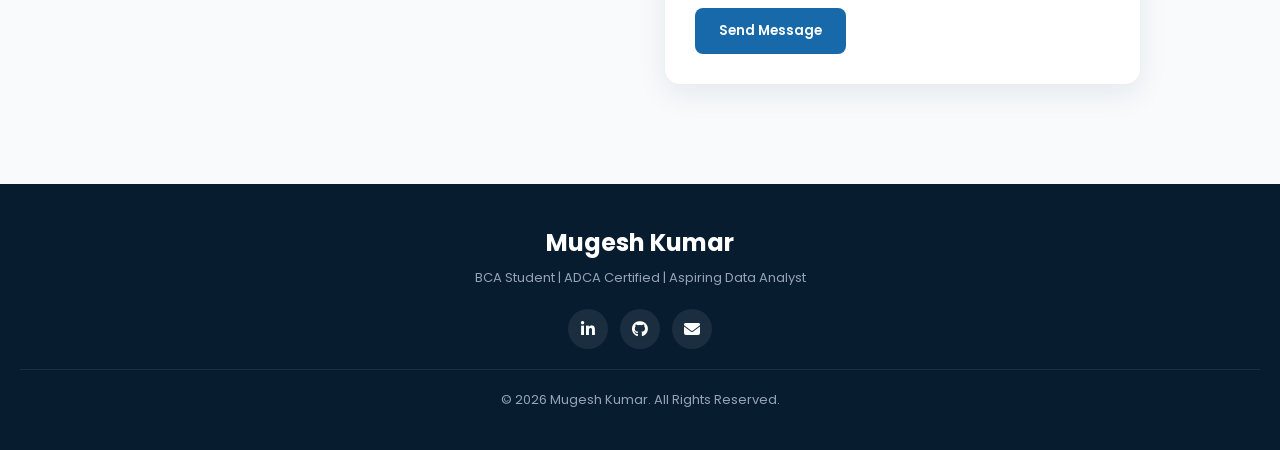
<file: index1.html>
<!DOCTYPE html>
<html lang="en">

<head>
    <meta charset="UTF-8">

    <meta name="viewport"
        content="width=device-width, initial-scale=1.0">

    <meta name="description"
        content="Mugesh Kumar - BCA Student, ADCA Certified and Aspiring Data Analyst">

    <meta name="author"
        content="Mugesh Kumar">

    <title>Mugesh Kumar | Portfolio</title>

    <!-- Google Font -->
    <link rel="preconnect"
        href="https://fonts.googleapis.com">

    <link rel="preconnect"
        href="https://fonts.gstatic.com"
        crossorigin>

    <link href="https://fonts.googleapis.com/css2?family=Poppins:wght@300;400;500;600;700&display=swap"
        rel="stylesheet">

    <!-- Font Awesome -->
    <link rel="stylesheet"
        href="https://cdnjs.cloudflare.com/ajax/libs/font-awesome/6.5.2/css/all.min.css">

    <!-- CSS -->
    <link rel="stylesheet"
        href="style.css">
</head>

<body>

    <!-- ================= NAVBAR ================= -->

    <header class="header">

        <nav class="navbar">

            <a href="#home"
                class="logo">
                Mugesh<span>.</span>
            </a>

            <ul class="nav-links">

                <li>
                    <a href="#home">Home</a>
                </li>

                <li>
                    <a href="#about">About</a>
                </li>

                <li>
                    <a href="#education">Education</a>
                </li>

                <li>
                    <a href="#skills">Skills</a>
                </li>

                <li>
                    <a href="#projects">Projects</a>
                </li>

                <li>
                    <a href="#certificates">Certificates</a>
                </li>

                <li>
                    <a href="#contact">Contact</a>
                </li>

            </ul>

            <div class="nav-buttons">

                <button id="theme-toggle"
                    class="theme-btn">

                    <i class="fa-solid fa-moon"></i>

                </button>

                <button class="menu-btn"
                    id="menu-btn">

                    <i class="fa-solid fa-bars"></i>

                </button>

            </div>

        </nav>

    </header>


    <!-- ================= HOME ================= -->

    <main>

        <section id="home"
            class="hero">

            <div class="hero-container">

                <!-- LEFT -->

                <div class="hero-content">

                    <p class="small-title">
                        HELLO, I'M
                    </p>

                    <h1>
                        Mugesh Kumar
                    </h1>

                    <h2>
                        BCA Student
                        <span>|</span>
                        ADCA Certified
                    </h2>

                    <p class="hero-description">

                        I am an aspiring
                        <strong>Data Analyst</strong>
                        passionate about data,
                        technology and continuous learning.

                    </p>

                    <div class="hero-buttons">

                        <a href="#projects"
                            class="btn primary-btn">

                            <i class="fa-solid fa-code"></i>

                            View My Projects

                        </a>

                        <a href="#contact"
                            class="btn secondary-btn">

                            Contact Me

                        </a>

                    </div>

                    <!-- SOCIAL -->

                    <div class="social-links">

                        <a href="#"
                            title="LinkedIn">

                            <i class="fa-brands fa-linkedin-in"></i>

                        </a>

                        <a href="#"
                            title="GitHub">

                            <i class="fa-brands fa-github"></i>

                        </a>

                        <a href="mailto:mugeshkk0017@gmail.com"
                            title="Email">

                            <i class="fa-solid fa-envelope"></i>

                        </a>

                    </div>

                </div>


                <!-- RIGHT -->

                <div class="hero-image">

                    <div class="image-circle">

                        <img src="profile.jpg"
                            alt="Mugesh Kumar">

                    </div>

                    <div class="floating-card card-one">

                        <i class="fa-solid fa-chart-line"></i>

                        <span>
                            Data Analytics
                        </span>

                    </div>

                    <div class="floating-card card-two">

                        <i class="fa-solid fa-code"></i>

                        <span>
                            Python developer
                        </span>
                        

                    </div>

                </div>

            </div>

        </section>


        <!-- ================= ABOUT ================= -->

        <section id="about"
            class="section">

            <div class="section-heading">

                <p>
                    GET TO KNOW ME
                </p>

                <h2>
                    About Me
                </h2>

            </div>

            <div class="about-container">

                <div class="about-image">

                    <div class="about-box">

                        <i class="fa-solid fa-user-graduate"></i>

                        <h3>
                            BCA Student
                        </h3>

                        <p>
                            Bharathidasan University
                        </p>

                    </div>

                </div>


                <div class="about-content">

                    <h3>
                        Building my career in Technology
                    </h3>

                    <p>

                        I am currently pursuing
                        <strong>Bachelor of Computer Applications (BCA)</strong>
                        at Bharathidasan University.

                    </p>

                    <p>

                        I have also completed
                        <strong>Advanced Diploma in Computer Applications (ADCA)</strong>
                        and hold a certification in the course.

                    </p>

                    <p>

                        I am interested in
                        <strong>Information Technology,
                        Data Analytics and Data Visualization.</strong>

                        I enjoy learning new technologies
                        and applying my knowledge through
                        practical projects.

                    </p>

                    <p>

                        My current goal is to improve my
                        technical skills and gain practical
                        experience through internships,
                        projects and entry-level opportunities.

                    </p>

                    <div class="about-info">

                        <div>
                            <span>Name</span>
                            <strong>Mugesh Kumar</strong>
                        </div>

                        <div>
                            <span>Degree</span>
                            <strong>BCA</strong>
                        </div>

                        <div>
                            <span>Certification</span>
                            <strong>ADCA</strong>
                        </div>

                        <div>
                            <span>Career Interest</span>
                            <strong>Data Analytics / IT</strong>
                        </div>

                    </div>

                </div>

            </div>

        </section>


        <!-- ================= EDUCATION ================= -->

        <section id="education"
            class="section alternate">

            <div class="section-heading">

                <p>
                    MY ACADEMIC JOURNEY
                </p>

                <h2>
                    Education
                </h2>

            </div>

            <div class="timeline">

                <div class="timeline-item">

                    <div class="timeline-icon">

                        <i class="fa-solid fa-graduation-cap"></i>

                    </div>

                    <div class="timeline-content">

                        <span>
                            Currently Pursuing
                        </span>

                        <h3>
                            Bachelor of Computer Applications
                        </h3>

                        <h4>
                            BCA
                        </h4>

                        <p>
                            Bharathidasan University
                        </p>

                        <p>
                            Developing knowledge in
                            programming, databases,
                            web technologies and
                            computer applications.
                        </p>

                    </div>

                </div>


                <div class="timeline-item">

                    <div class="timeline-icon">

                        <i class="fa-solid fa-certificate"></i>

                    </div>

                    <div class="timeline-content">

                        <span>
                            Completed
                        </span>

                        <h3>
                            Advanced Diploma in
                            Computer Applications
                        </h3>

                        <h4>
                            ADCA
                        </h4>

                        <p>
                            Certified in Advanced Diploma
                            in Computer Applications.
                        </p>

                    </div>

                </div>

            </div>

        </section>


        <!-- ================= SKILLS ================= -->

        <section id="skills"
            class="section">

            <div class="section-heading">

                <p>
                    WHAT I KNOW
                </p>

                <h2>
                    My Skills
                </h2>

            </div>

            <div class="skills-grid">

                <!-- Python -->

                <div class="skill-card">

                    <div class="skill-icon python">
                        <i class="fa-brands fa-python"></i>
                    </div>

                    <h3>
                        Python
                    </h3>

                    <p>
                        Programming & Problem Solving
                    </p>

                    <div class="skill-bar">
                        <span style="width:70%"></span>
                    </div>

                </div>


                <!-- SQL -->

                <div class="skill-card">

                    <div class="skill-icon sql">
                        <i class="fa-solid fa-database"></i>
                    </div>

                    <h3>
                        SQL
                    </h3>

                    <p>
                        Database & Queries
                    </p>

                    <div class="skill-bar">
                        <span style="width:65%"></span>
                    </div>

                </div>


                <!-- Excel -->

                <div class="skill-card">

                    <div class="skill-icon excel">
                        <i class="fa-solid fa-file-excel"></i>
                    </div>

                    <h3>
                        Microsoft Excel
                    </h3>

                    <p>
                        Data Processing & Analysis
                    </p>

                    <div class="skill-bar">
                        <span style="width:75%"></span>
                    </div>

                </div>


                <!-- Power BI -->

                <div class="skill-card">

                    <div class="skill-icon powerbi">
                        <i class="fa-solid fa-chart-column"></i>
                    </div>

                    <h3>
                        Power BI
                    </h3>

                    <p>
                        Dashboards & Visualization
                    </p>

                    <div class="skill-bar">
                        <span style="width:70%"></span>
                    </div>

                </div>


                <!-- HTML -->

                <div class="skill-card">

                    <div class="skill-icon html">
                        <i class="fa-brands fa-html5"></i>
                    </div>

                    <h3>
                        HTML
                    </h3>

                    <p>
                        Web Page Development
                    </p>

                    <div class="skill-bar">
                        <span style="width:80%"></span>
                    </div>

                </div>


                <!-- JavaScript -->

                <div class="skill-card">

                    <div class="skill-icon js">
                        <i class="fa-brands fa-js"></i>
                    </div>

                    <h3>
                        JavaScript
                    </h3>

                    <p>
                        Web Interactivity
                    </p>

                    <div class="skill-bar">
                        <span style="width:55%"></span>
                    </div>

                </div>


                <!-- Data Analysis -->

                <div class="skill-card">

                    <div class="skill-icon data">
                        <i class="fa-solid fa-magnifying-glass-chart"></i>
                    </div>

                    <h3>
                        Data Analysis
                    </h3>

                    <p>
                        Finding Insights from Data
                    </p>

                    <div class="skill-bar">
                        <span style="width:65%"></span>
                    </div>

                </div>


                <!-- Data Visualization -->

                <div class="skill-card">

                    <div class="skill-icon visualization">
                        <i class="fa-solid fa-chart-pie"></i>
                    </div>

                    <h3>
                        Data Visualization
                    </h3>

                    <p>
                        Charts & Business Insights
                    </p>

                    <div class="skill-bar">
                        <span style="width:70%"></span>
                    </div>

                </div>

            </div>

        </section>


        <!-- ================= PROJECTS ================= -->

        <section id="projects"
            class="section alternate">

            <div class="section-heading">

                <p>
                    MY WORK
                </p>

                <h2>
                    Projects
                </h2>

            </div>

            <div class="projects-grid">


                <!-- PROJECT 1 -->

                <div class="project-card">

                    <div class="project-image powerbi-project">

                        <i class="fa-solid fa-chart-column"></i>

                    </div>

                    <div class="project-content">

                        <span class="project-tag">
                            Power BI
                        </span>

                        <h3>
                            Sales Data Analysis Dashboard
                        </h3>

                        <p>

                            Created an interactive dashboard
                            to analyze sales performance,
                            business metrics and data insights.

                        </p>

                        <div class="project-tools">

                            <span>Power BI</span>
                            <span>Excel</span>
                            <span>Data Analysis</span>

                        </div>

                    </div>

                </div>


                <!-- PROJECT 2 -->

                <div class="project-card">

                    <div class="project-image data-project">

                        <i class="fa-solid fa-database"></i>

                    </div>

                    <div class="project-content">

                        <span class="project-tag">
                            Data Analysis
                        </span>

                        <h3>
                            Geldium Data Analysis
                        </h3>

                        <p>

                            Worked on customer data analysis
                            and predictive modeling concepts
                            to identify customers at risk
                            of delinquency.

                        </p>

                        <div class="project-tools">

                            <span>Data Analysis</span>
                            <span>Predictive Modeling</span>
                            <span>GenAI</span>

                        </div>

                    </div>

                </div>


                <!-- PROJECT 3 -->

                <div class="project-card">

                    <div class="project-image iam-project">

                        <i class="fa-solid fa-shield-halved"></i>

                    </div>

                    <div class="project-content">

                        <span class="project-tag">
                            Cybersecurity
                        </span>

                        <h3>
                            IAM Implementation Project
                        </h3>

                        <p>

                            Designed an Identity and Access
                            Management implementation plan
                            focusing on user lifecycle
                            management and access control.

                        </p>

                        <div class="project-tools">

                            <span>IAM</span>
                            <span>RBAC</span>
                            <span>Security</span>

                        </div>

                    </div>

                </div>


                <!-- PROJECT 4 -->

                <div class="project-card">

                    <div class="project-image web-project">

                        <i class="fa-solid fa-globe"></i>

                    </div>

                    <div class="project-content">

                        <span class="project-tag">
                            Web Development
                        </span>

                        <h3>
                            Personal Portfolio Website
                        </h3>

                        <p>

                            Designed and developed a
                            responsive personal portfolio
                            website using HTML, CSS and
                            JavaScript.

                        </p>

                        <div class="project-tools">

                            <span>HTML</span>
                            <span>CSS</span>
                            <span>JavaScript</span>

                        </div>

                    </div>

                </div>

            </div>

        </section>


        <!-- ================= CERTIFICATES ================= -->

        <section id="certificates"
            class="section">

            <div class="section-heading">

                <p>
                    MY QUALIFICATIONS
                </p>

                <h2>
                    Certifications
                </h2>

            </div>

            <div class="certificate-grid">

                <div class="certificate-card">

                    <div class="certificate-icon">

                        <i class="fa-solid fa-award"></i>

                    </div>

                    <div>

                        <span>
                            Certification
                        </span>

                        <h3>
                            Advanced Diploma in
                            Computer Applications
                        </h3>

                        <p>
                            ADCA
                        </p>

                        <button class="view-certificate">
                            View Certificate
                        </button>

                    </div>

                </div>

            </div>

        </section>


        <!-- ================= WHY ME ================= -->

        <section class="why-section">

            <div class="section-heading">

                <p>
                    MY APPROACH
                </p>

                <h2>
                    What I Bring
                </h2>

            </div>

            <div class="why-grid">

                <div class="why-card">

                    <i class="fa-solid fa-brain"></i>

                    <h3>
                        Continuous Learning
                    </h3>

                    <p>
                        Always interested in learning
                        new technologies and improving
                        my technical knowledge.
                    </p>

                </div>


                <div class="why-card">

                    <i class="fa-solid fa-lightbulb"></i>

                    <h3>
                        Problem Solving
                    </h3>

                    <p>
                        Interested in solving practical
                        problems using technology
                        and data.
                    </p>

                </div>


                <div class="why-card">

                    <i class="fa-solid fa-chart-line"></i>

                    <h3>
                        Data Driven
                    </h3>

                    <p>
                        Interested in transforming data
                        into useful information and
                        meaningful insights.
                    </p>

                </div>

            </div>

        </section>


        <!-- ================= CONTACT ================= -->

        <section id="contact"
            class="section contact-section">

            <div class="section-heading">

                <p>
                    LET'S CONNECT
                </p>

                <h2>
                    Contact Me
                </h2>

            </div>

            <div class="contact-container">

                <div class="contact-info">

                    <h3>
                        Have an opportunity?
                    </h3>

                    <p>

                        I am open to internships,
                        entry-level opportunities
                        and interesting projects.

                    </p>

                    <div class="contact-item">

                        <i class="fa-solid fa-envelope"></i>

                        <div>

                            <span>
                                Email
                            </span>

                            <a href="mailto:mugeshkk0017@gmail.com">
                                mugeshkk0017@gmail.com
                            </a>

                        </div>

                    </div>


                    <div class="contact-item">

                        <i class="fa-brands fa-linkedin"></i>

                        <div>

                            <span>
                                LinkedIn
                            </span>

                            <a href="#"
                                target="_blank">

                                My LinkedIn Profile

                            </a>

                        </div>

                    </div>


                    <div class="contact-item">

                        <i class="fa-brands fa-github"></i>

                        <div>

                            <span>
                                GitHub
                            </span>

                            <a href="#"
                                target="_blank">

                                My GitHub Profile

                            </a>

                        </div>

                    </div>

                </div>


                <!-- CONTACT FORM -->

                <form id="contact-form"
                    class="contact-form">

                    <input type="text"
                        id="name"
                        placeholder="Your Name"
                        required>

                    <input type="email"
                        id="email"
                        placeholder="Your Email"
                        required>

                    <input type="text"
                        id="subject"
                        placeholder="Subject"
                        required>

                    <textarea id="message"
                        rows="6"
                        placeholder="Your Message"
                        required></textarea>

                    <button type="submit"
                        class="btn primary-btn">

                        Send Message

                    </button>

                </form>

            </div>

        </section>

    </main>


    <!-- ================= FOOTER ================= -->

    <footer>

        <div class="footer-content">

            <h2>
                Mugesh Kumar
            </h2>

            <p>
                BCA Student | ADCA Certified |
                Aspiring Data Analyst
            </p>

            <div class="footer-social">

                <a href="#">
                    <i class="fa-brands fa-linkedin-in"></i>
                </a>

                <a href="#">
                    <i class="fa-brands fa-github"></i>
                </a>

                <a href="mailto:your-email@example.com">
                    <i class="fa-solid fa-envelope"></i>
                </a>

            </div>

            <p class="copyright">
                © 2026 Mugesh Kumar. All Rights Reserved.
            </p>

        </div>

    </footer>


    <!-- BACK TO TOP -->

    <button id="back-top">

        <i class="fa-solid fa-arrow-up"></i>

    </button>


    <!-- JAVASCRIPT -->

    <script src="script.js"></script>

</body>

</html>
</file>
<file: style.css>
/* ================================
   RESET
================================ */

* {
    margin: 0;
    padding: 0;
    box-sizing: border-box;
}

html {
    scroll-behavior: smooth;
}

body {
    font-family: "Poppins", sans-serif;
    background: #f8fafc;
    color: #172033;
    line-height: 1.6;
    transition: 0.3s;
}

a {
    text-decoration: none;
    color: inherit;
}

button,
input,
textarea {
    font-family: inherit;
}


/* ================================
   VARIABLES
================================ */

:root {

    --primary: #1769aa;
    --primary-dark: #0c4778;
    --secondary: #0f2742;

    --text: #172033;
    --text-light: #64748b;

    --white: #ffffff;
    --background: #f8fafc;
    --light: #eef5fb;

    --border: #e2e8f0;

    --shadow:
        0 10px 30px rgba(15, 39, 66, 0.08);

}


/* ================================
   HEADER
================================ */

.header {

    position: fixed;
    top: 0;
    left: 0;

    width: 100%;

    background: rgba(255, 255, 255, 0.95);

    backdrop-filter: blur(12px);

    z-index: 1000;

    border-bottom:
        1px solid rgba(226, 232, 240, 0.8);
}


.navbar {

    max-width: 1200px;

    margin: auto;

    padding:
        18px 30px;

    display: flex;

    justify-content:
        space-between;

    align-items: center;
}


.logo {

    font-size: 25px;

    font-weight: 700;

    color: var(--secondary);
}


.logo span {
    color: var(--primary);
}


.nav-links {

    list-style: none;

    display: flex;

    gap: 28px;
}


.nav-links a {

    font-size: 14px;

    font-weight: 500;

    color: var(--text);

    transition: 0.3s;
}


.nav-links a:hover {
    color: var(--primary);
}


.nav-buttons {

    display: flex;

    align-items: center;

    gap: 10px;
}


.theme-btn,
.menu-btn {

    width: 40px;
    height: 40px;

    border: 1px solid var(--border);

    background: white;

    border-radius: 50%;

    cursor: pointer;

    color: var(--text);

}


.menu-btn {
    display: none;
}


/* ================================
   HERO
================================ */

.hero {

    min-height: 100vh;

    display: flex;

    align-items: center;

    padding:
        120px 7% 80px;

    background:
        linear-gradient(
            135deg,
            #f2f8ff,
            #ffffff
        );
}


.hero-container {

    max-width: 1200px;

    width: 100%;

    margin: auto;

    display: grid;

    grid-template-columns:
        1fr 1fr;

    align-items: center;

    gap: 80px;
}


.small-title {

    color: var(--primary);

    font-weight: 600;

    letter-spacing: 3px;

    font-size: 14px;

    margin-bottom: 12px;
}


.hero-content h1 {

    font-size: clamp(
        45px,
        6vw,
        75px
    );

    line-height: 1.05;

    color: var(--secondary);

    margin-bottom: 15px;
}


.hero-content h2 {

    font-size: 24px;

    color: var(--primary);

    margin-bottom: 22px;

    font-weight: 600;
}


.hero-content h2 span {
    color: #94a3b8;
}


.hero-description {

    max-width: 600px;

    color: var(--text-light);

    font-size: 17px;

    line-height: 1.8;
}


.hero-buttons {

    display: flex;

    gap: 15px;

    margin-top: 30px;

    flex-wrap: wrap;
}


.btn {

    display: inline-flex;

    align-items: center;

    justify-content: center;

    gap: 8px;

    padding:
        13px 24px;

    border-radius: 8px;

    font-weight: 600;

    cursor: pointer;

    border: none;

    transition: 0.3s;
}


.primary-btn {

    background:
        var(--primary);

    color: white;
}


.primary-btn:hover {

    background:
        var(--primary-dark);

    transform:
        translateY(-3px);
}


.secondary-btn {

    border:
        1px solid var(--primary);

    color:
        var(--primary);

    background:
        transparent;
}


.secondary-btn:hover {

    background:
        var(--primary);

    color: white;
}


.social-links {

    display: flex;

    gap: 12px;

    margin-top: 30px;
}


.social-links a {

    width: 42px;
    height: 42px;

    display: flex;

    align-items: center;

    justify-content: center;

    border:
        1px solid var(--border);

    border-radius: 50%;

    color: var(--primary);

    background: white;

    transition: 0.3s;
}


.social-links a:hover {

    background:
        var(--primary);

    color: white;

    transform:
        translateY(-4px);
}


/* HERO IMAGE */

.hero-image {

    position: relative;

    display: flex;

    justify-content: center;

    align-items: center;
}


.image-circle {

    width: 390px;
    height: 390px;

    border-radius: 50%;

    padding: 10px;

    background:
        linear-gradient(
            135deg,
            var(--primary),
            #8cc7f2
        );

    box-shadow:
        0 25px 60px
        rgba(23, 105, 170, 0.25);
}


.image-circle img {

    width: 100%;
    height: 100%;

    object-fit: cover;

    border-radius: 50%;

    border:
        8px solid white;
}


.floating-card {

    position: absolute;

    background: white;

    padding:
        14px 18px;

    border-radius: 12px;

    box-shadow:
        var(--shadow);

    display: flex;

    align-items: center;

    gap: 10px;

    font-size: 13px;

    font-weight: 600;
}


.floating-card i {
    color: var(--primary);
}


.card-one {

    top: 70px;

    right: 0;
}


.card-two {

    top: 150px;

    right: 0;
}


/* ================================
   SECTION
================================ */

.section {

    padding:
        100px 7%;
}


.alternate {

    background:
        var(--light);
}


.section-heading {

    text-align: center;

    margin-bottom: 60px;
}


.section-heading p {

    color:
        var(--primary);

    font-weight: 600;

    font-size: 13px;

    letter-spacing: 3px;

    margin-bottom: 8px;
}


.section-heading h2 {

    font-size: 42px;

    color:
        var(--secondary);
}


/* ================================
   ABOUT
================================ */

.about-container {

    max-width: 1100px;

    margin: auto;

    display: grid;

    grid-template-columns:
        0.8fr 1.2fr;

    gap: 70px;

    align-items: center;
}


.about-image {

    display: flex;

    justify-content: center;
}


.about-box {

    width: 320px;
    height: 320px;

    background:
        linear-gradient(
            135deg,
            var(--primary),
            var(--secondary)
        );

    border-radius: 30px;

    color: white;

    display: flex;

    flex-direction: column;

    align-items: center;

    justify-content: center;

    text-align: center;

    box-shadow:
        0 25px 60px
        rgba(15, 39, 66, 0.2);
}


.about-box i {

    font-size: 70px;

    margin-bottom: 20px;
}


.about-box h3 {

    font-size: 25px;

    margin-bottom: 5px;
}


.about-content h3 {

    font-size: 28px;

    color: var(--secondary);

    margin-bottom: 20px;
}


.about-content p {

    color: var(--text-light);

    margin-bottom: 15px;
}


.about-info {

    display: grid;

    grid-template-columns:
        1fr 1fr;

    gap: 15px;

    margin-top: 25px;
}


.about-info div {

    padding: 15px;

    background: white;

    border:
        1px solid var(--border);

    border-radius: 8px;
}


.about-info span {

    display: block;

    color: var(--text-light);

    font-size: 12px;

    margin-bottom: 3px;
}


.about-info strong {

    font-size: 14px;
}


/* ================================
   TIMELINE
================================ */

.timeline {

    max-width: 800px;

    margin: auto;

    position: relative;
}


.timeline::before {

    content: "";

    position: absolute;

    left: 25px;

    top: 0;

    width: 2px;

    height: 100%;

    background:
        var(--primary);
}


.timeline-item {

    display: flex;

    gap: 25px;

    margin-bottom: 40px;

    position: relative;
}


.timeline-icon {

    min-width: 52px;
    height: 52px;

    border-radius: 50%;

    background:
        var(--primary);

    color: white;

    display: flex;

    align-items: center;

    justify-content: center;

    z-index: 1;
}


.timeline-content {

    background: white;

    padding: 25px;

    border-radius: 12px;

    box-shadow:
        var(--shadow);

    flex: 1;
}


.timeline-content span {

    color:
        var(--primary);

    font-size: 12px;

    font-weight: 600;
}


.timeline-content h3 {

    margin:
        7px 0;

    color:
        var(--secondary);
}


.timeline-content h4 {

    color:
        var(--primary);

    margin-bottom: 8px;
}


.timeline-content p {

    color:
        var(--text-light);

    margin-top: 6px;
}


/* ================================
   SKILLS
================================ */

.skills-grid {

    max-width: 1100px;

    margin: auto;

    display: grid;

    grid-template-columns:
        repeat(
            4,
            1fr
        );

    gap: 20px;
}


.skill-card {

    background:
        white;

    padding: 25px;

    border-radius: 14px;

    box-shadow:
        var(--shadow);

    transition: 0.3s;
}


.skill-card:hover {

    transform:
        translateY(-7px);
}


.skill-icon {

    width: 55px;
    height: 55px;

    display: flex;

    align-items: center;

    justify-content: center;

    border-radius: 12px;

    font-size: 25px;

    margin-bottom: 18px;

    background:
        var(--light);

    color:
        var(--primary);
}


.skill-card h3 {

    color:
        var(--secondary);

    margin-bottom: 5px;
}


.skill-card p {

    color:
        var(--text-light);

    font-size: 13px;

    margin-bottom: 15px;
}


.skill-bar {

    width: 100%;

    height: 6px;

    background:
        #e2e8f0;

    border-radius: 10px;

    overflow: hidden;
}


.skill-bar span {

    display: block;

    height: 100%;

    background:
        var(--primary);

    border-radius: 10px;
}


/* ================================
   PROJECTS
================================ */

.projects-grid {

    max-width: 1150px;

    margin: auto;

    display: grid;

    grid-template-columns:
        repeat(
            2,
            1fr
        );

    gap: 25px;
}


.project-card {

    background:
        white;

    border-radius: 15px;

    overflow: hidden;

    box-shadow:
        var(--shadow);

    transition: 0.3s;
}


.project-card:hover {

    transform:
        translateY(-7px);
}


.project-image {

    height: 180px;

    display: flex;

    align-items: center;

    justify-content: center;

    color: white;

    font-size: 55px;

    background:
        linear-gradient(
            135deg,
            var(--primary),
            var(--secondary)
        );
}


.project-content {

    padding: 25px;
}


.project-tag {

    color:
        var(--primary);

    font-size: 12px;

    font-weight: 600;
}


.project-content h3 {

    color:
        var(--secondary);

    margin:
        8px 0 12px;

    font-size: 21px;
}


.project-content p {

    color:
        var(--text-light);

    font-size: 14px;
}


.project-tools {

    display: flex;

    gap: 7px;

    flex-wrap: wrap;

    margin-top: 18px;
}


.project-tools span {

    padding:
        5px 10px;

    background:
        var(--light);

    color:
        var(--primary);

    border-radius: 5px;

    font-size: 11px;

    font-weight: 600;
}


/* ================================
   CERTIFICATE
================================ */

.certificate-grid {

    max-width: 850px;

    margin: auto;
}


.certificate-card {

    background:
        white;

    padding: 30px;

    border-radius: 15px;

    box-shadow:
        var(--shadow);

    display: flex;

    align-items: center;

    gap: 25px;
}


.certificate-icon {

    min-width: 80px;
    height: 80px;

    border-radius: 15px;

    background:
        var(--light);

    color:
        var(--primary);

    font-size: 35px;

    display: flex;

    align-items: center;

    justify-content: center;
}


.certificate-card span {

    color:
        var(--primary);

    font-size: 12px;
}


.certificate-card h3 {

    color:
        var(--secondary);

    margin:
        5px 0;
}


.certificate-card p {

    color:
        var(--text-light);
}


.view-certificate {

    margin-top: 12px;

    border: none;

    background:
        var(--primary);

    color: white;

    padding:
        8px 15px;

    border-radius: 6px;

    cursor: pointer;
   
    font-size:14px;
    font-family:inherit;
    display:inline-block;
}


/* ================================
   WHY SECTION
================================ */

.why-section {

    padding:
        100px 7%;

    background:
        var(--secondary);

    color: white;
}


.why-section .section-heading h2 {

    color: white;
}


.why-section .section-heading p {

    color:
        #7dc5ff;
}


.why-grid {

    max-width: 1000px;

    margin: auto;

    display: grid;

    grid-template-columns:
        repeat(
            3,
            1fr
        );

    gap: 25px;
}


.why-card {

    text-align: center;

    padding: 30px;

    border:
        1px solid
        rgba(
            255,
            255,
            255,
            0.1
        );

    border-radius: 15px;

    background:
        rgba(
            255,
            255,
            255,
            0.04
        );
}


.why-card i {

    font-size: 35px;

    color:
        #7dc5ff;

    margin-bottom: 15px;
}


.why-card h3 {

    margin-bottom: 10px;
}


.why-card p {

    color:
        #cbd5e1;

    font-size: 14px;
}


/* ================================
   CONTACT
================================ */

.contact-container {

    max-width: 1000px;

    margin: auto;

    display: grid;

    grid-template-columns:
        1fr 1fr;

    gap: 50px;
}


.contact-info h3 {

    font-size: 28px;

    color:
        var(--secondary);

    margin-bottom: 15px;
}


.contact-info > p {

    color:
        var(--text-light);

    margin-bottom: 25px;
}


.contact-item {

    display: flex;

    gap: 15px;

    align-items: center;

    margin-bottom: 20px;
}


.contact-item > i {

    width: 45px;
    height: 45px;

    display: flex;

    align-items: center;

    justify-content: center;

    border-radius: 50%;

    background:
        var(--light);

    color:
        var(--primary);
}


.contact-item span {

    display: block;

    font-size: 12px;

    color:
        var(--text-light);
}


.contact-item a {

    color:
        var(--primary);

    font-weight: 500;
}


/* CONTACT FORM */

.contact-form {

    background:
        white;

    padding: 30px;

    border-radius: 15px;

    box-shadow:
        var(--shadow);
}


.contact-form input,
.contact-form textarea {

    width: 100%;

    padding:
        13px 15px;

    border:
        1px solid var(--border);

    border-radius: 7px;

    outline: none;

    margin-bottom: 15px;

    font-size: 14px;

    resize: vertical;
}


.contact-form input:focus,
.contact-form textarea:focus {

    border-color:
        var(--primary);
}


/* ================================
   FOOTER
================================ */

footer {

    background:
        #081c30;

    color:
        white;

    padding:
        40px 20px;

    text-align: center;
}


.footer-content h2 {

    margin-bottom: 5px;
}


.footer-content > p {

    color:
        #94a3b8;

    font-size: 13px;
}


.footer-social {

    display: flex;

    justify-content: center;

    gap: 12px;

    margin: 20px 0;
}


.footer-social a {

    width: 40px;
    height: 40px;

    display: flex;

    align-items: center;

    justify-content: center;

    border-radius: 50%;

    background:
        rgba(
            255,
            255,
            255,
            0.08
        );

    transition: 0.3s;
}


.footer-social a:hover {

    background:
        var(--primary);
}


.copyright {

    border-top:
        1px solid
        rgba(
            255,
            255,
            255,
            0.08
        );

    padding-top: 20px;

    margin-top: 20px;
}


/* ================================
   BACK TO TOP
================================ */

#back-top {

    position: fixed;

    bottom: 25px;

    right: 25px;

    width: 45px;
    height: 45px;

    border: none;

    border-radius: 50%;

    background:
        var(--primary);

    color: white;

    cursor: pointer;

    display: none;

    z-index: 500;
}


/* ================================
   DARK MODE
================================ */

body.dark {

    --text: #e2e8f0;

    --text-light: #a8b3c2;

    --white: #111827;

    --background: #0b1220;

    --light: #111d30;

    --border: #243247;

    background:
        #0b1220;

    color:
        #e2e8f0;
}


body.dark .header {

    background:
        rgba(
            11,
            18,
            32,
            0.95
        );
}


body.dark .logo,
body.dark .nav-links a,
body.dark .section-heading h2,
body.dark .about-content h3,
body.dark .timeline-content h3,
body.dark .skill-card h3,
body.dark .project-content h3,
body.dark .contact-info h3 {

    color:
        #e2e8f0;
}


body.dark .skill-card,
body.dark .timeline-content,
body.dark .project-card,
body.dark .certificate-card,
body.dark .contact-form,
body.dark .about-info div {

    background:
        #111827;

    border-color:
        #243247;
}


body.dark .theme-btn,
body.dark .menu-btn {

    background:
        #111827;

    color:
        white;
}


/* ================================
   RESPONSIVE
================================ */

@media (max-width: 1000px) {

    .nav-links {

        gap: 15px;
    }


    .hero-container {

        gap: 30px;
    }


    .image-circle {

        width: 320px;
        height: 320px;
    }


    .skills-grid {

        grid-template-columns:
            repeat(
                2,
                1fr
            );
    }

}


@media (max-width: 768px) {

    .navbar {

        padding:
            15px 20px;
    }


    .nav-links {

        position: absolute;

        top: 70px;

        left: 0;

        width: 100%;

        background: white;

        flex-direction: column;

        align-items: center;

        padding: 25px;

        display: none;

        box-shadow:
            var(--shadow);
    }


    .nav-links.active {

        display: flex;
    }


    .menu-btn {

        display: block;
    }


    .hero {

        padding-top: 120px;
    }


    .hero-container {

        grid-template-columns:
            1fr;

        text-align: center;
    }


    .hero-content {

        order: 2;
    }


    .hero-image {

        order: 1;
    }


    .hero-buttons,
    .social-links {

        justify-content: center;
    }


    .image-circle {

        width: 280px;
        height: 280px;
    }


    .floating-card {

        display: none;
    }


    .about-container {

        grid-template-columns:
            1fr;

    }


    .about-image {

        order: 1;
    }


    .about-content {

        order: 2;
    }


    .projects-grid {

        grid-template-columns:
            1fr;
    }


    .contact-container {

        grid-template-columns:
            1fr;
    }


    .why-grid {

        grid-template-columns:
            1fr;
    }


    .section-heading h2 {

        font-size: 34px;
    }

}


@media (max-width: 500px) {

    .hero-content h1 {

        font-size: 45px;
    }


    .hero-content h2 {

        font-size: 18px;
    }


    .skills-grid {

        grid-template-columns:
            1fr;
    }


    .about-info {

        grid-template-columns:
            1fr;
    }


    .certificate-card {

        flex-direction:
            column;

        text-align: center;
    }

}
</file>
